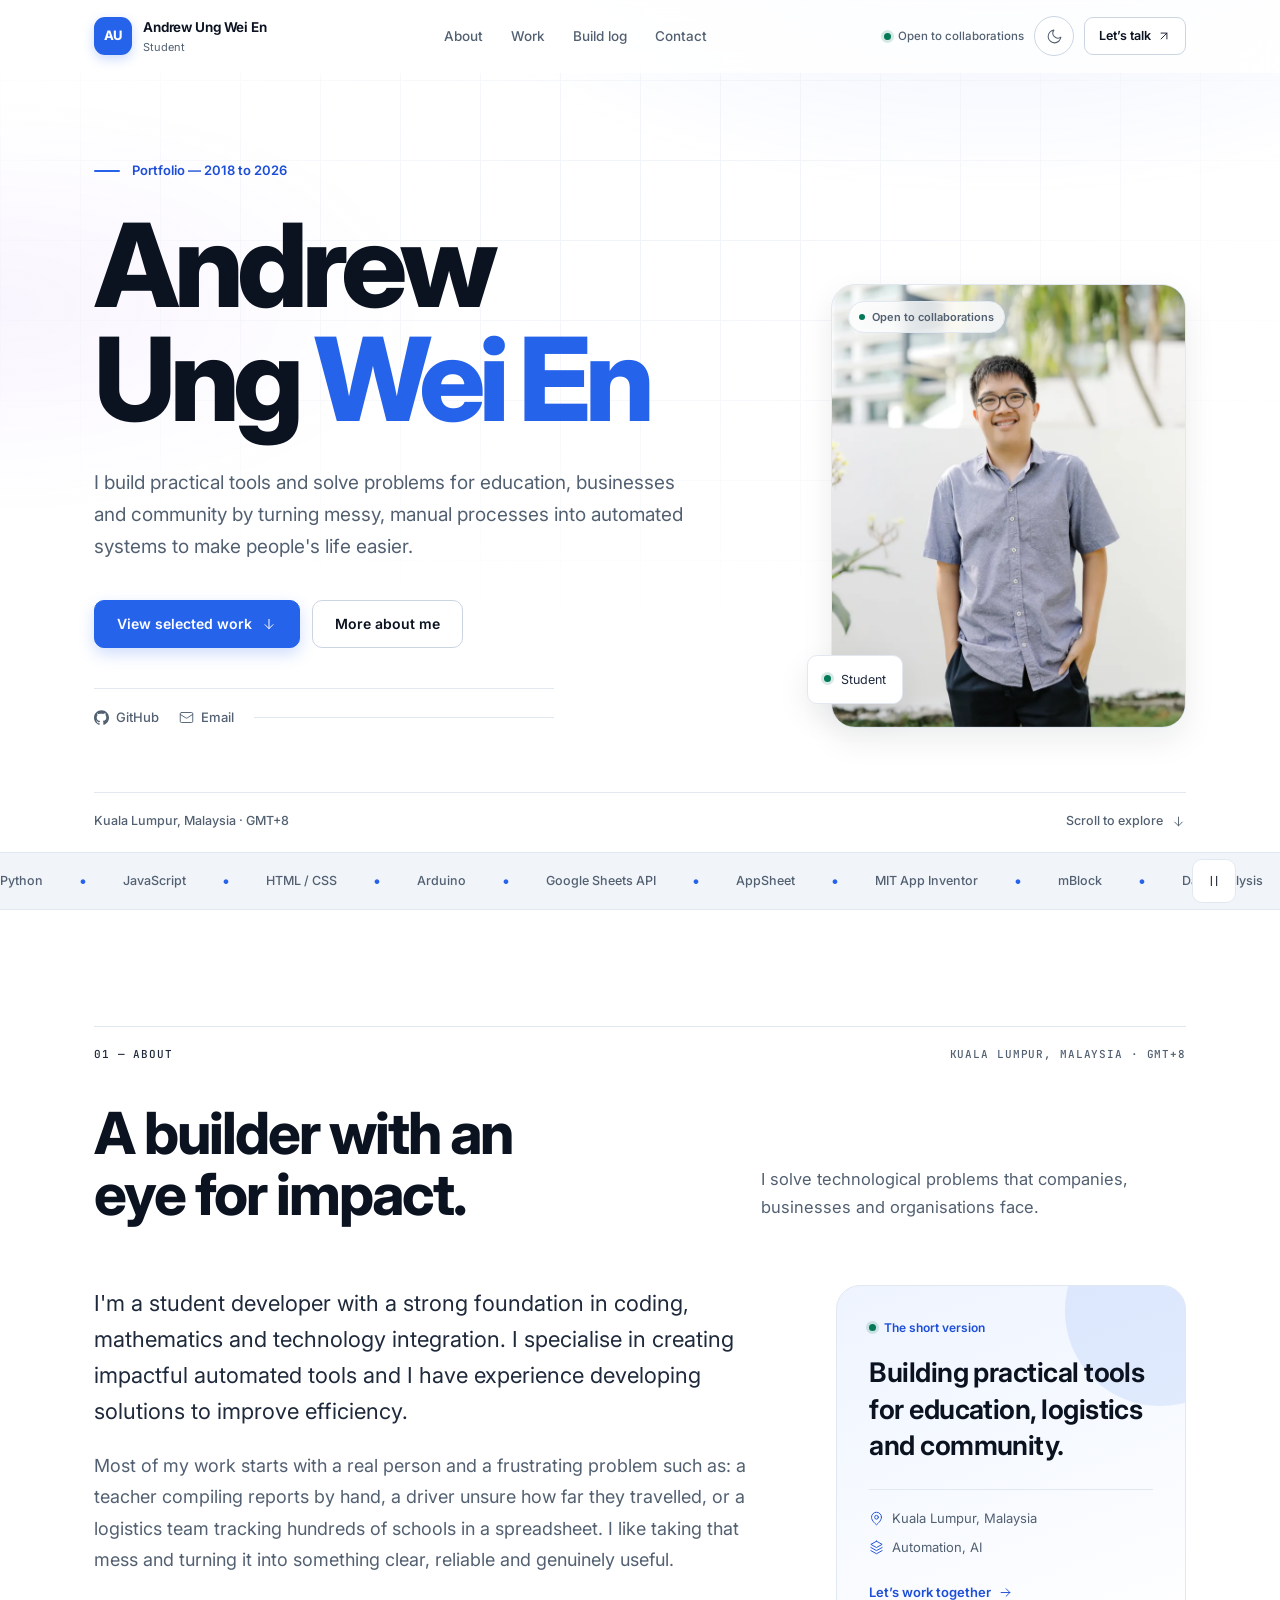
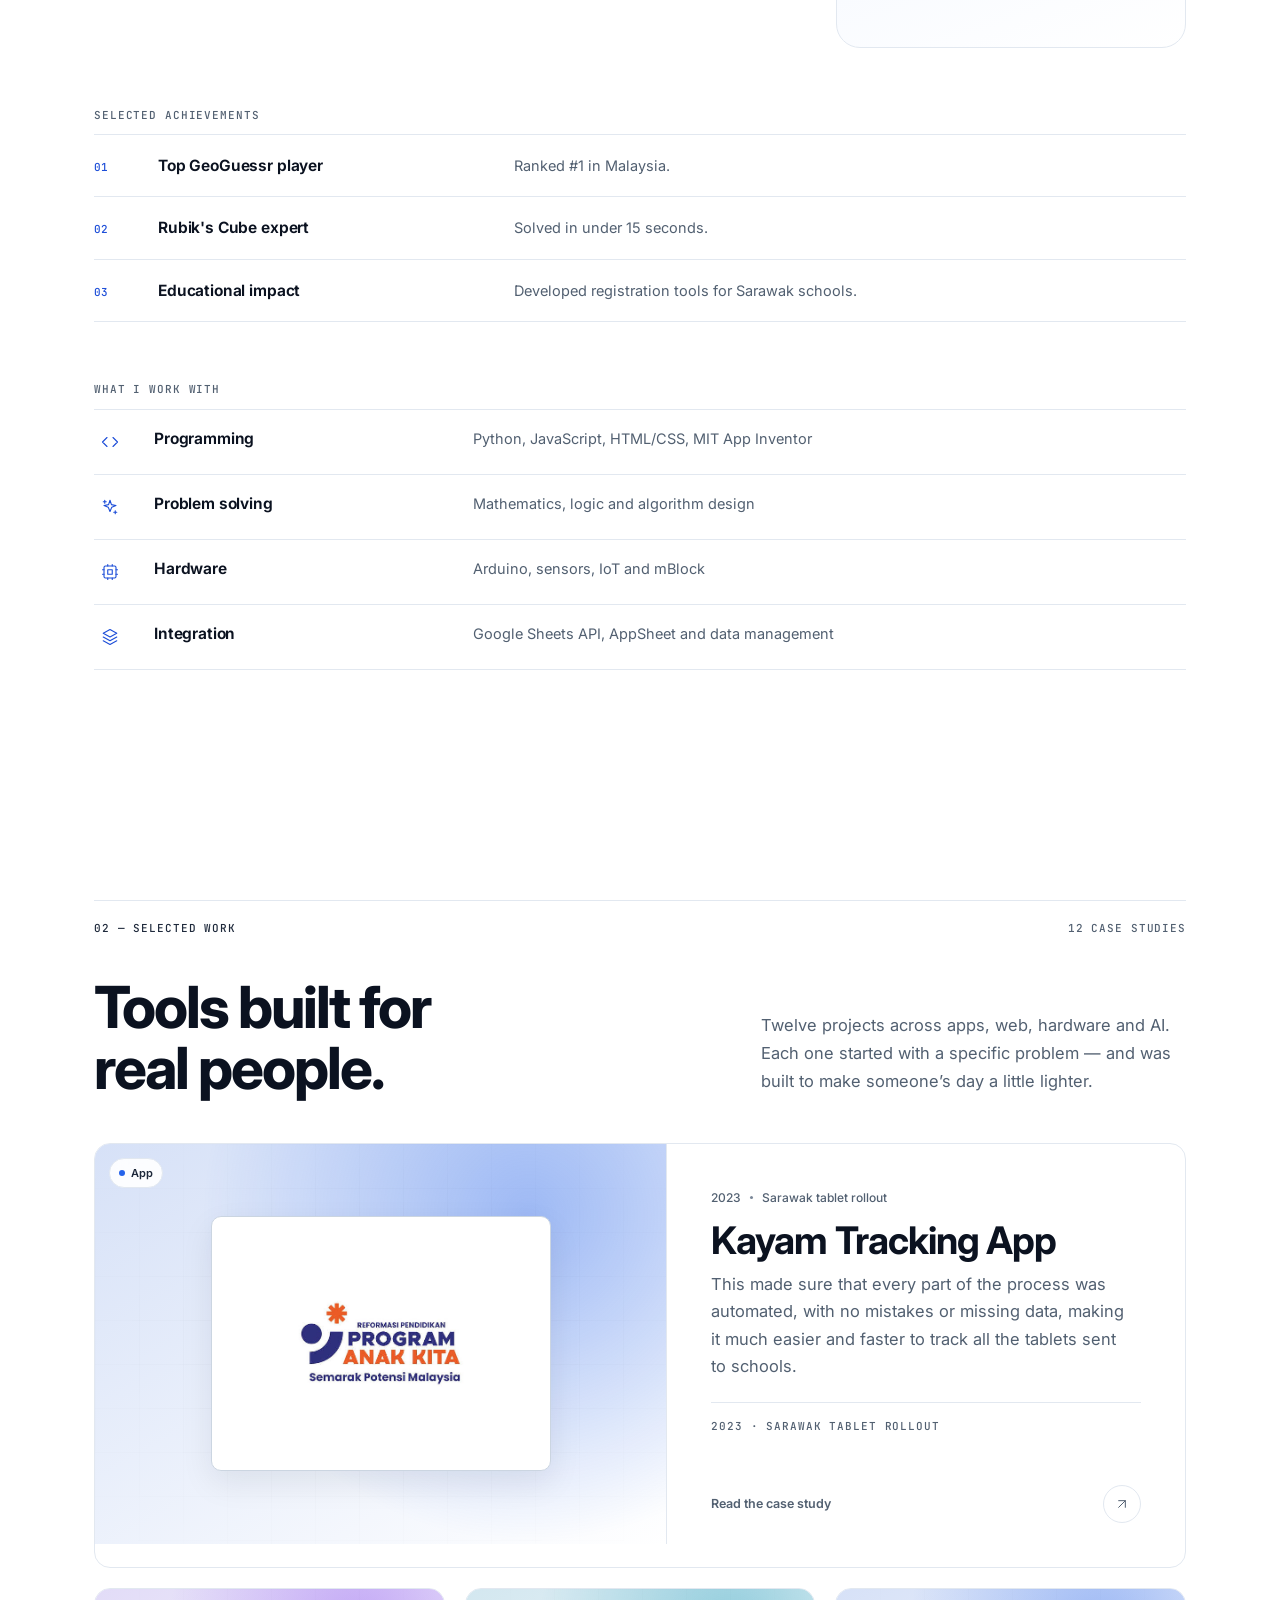
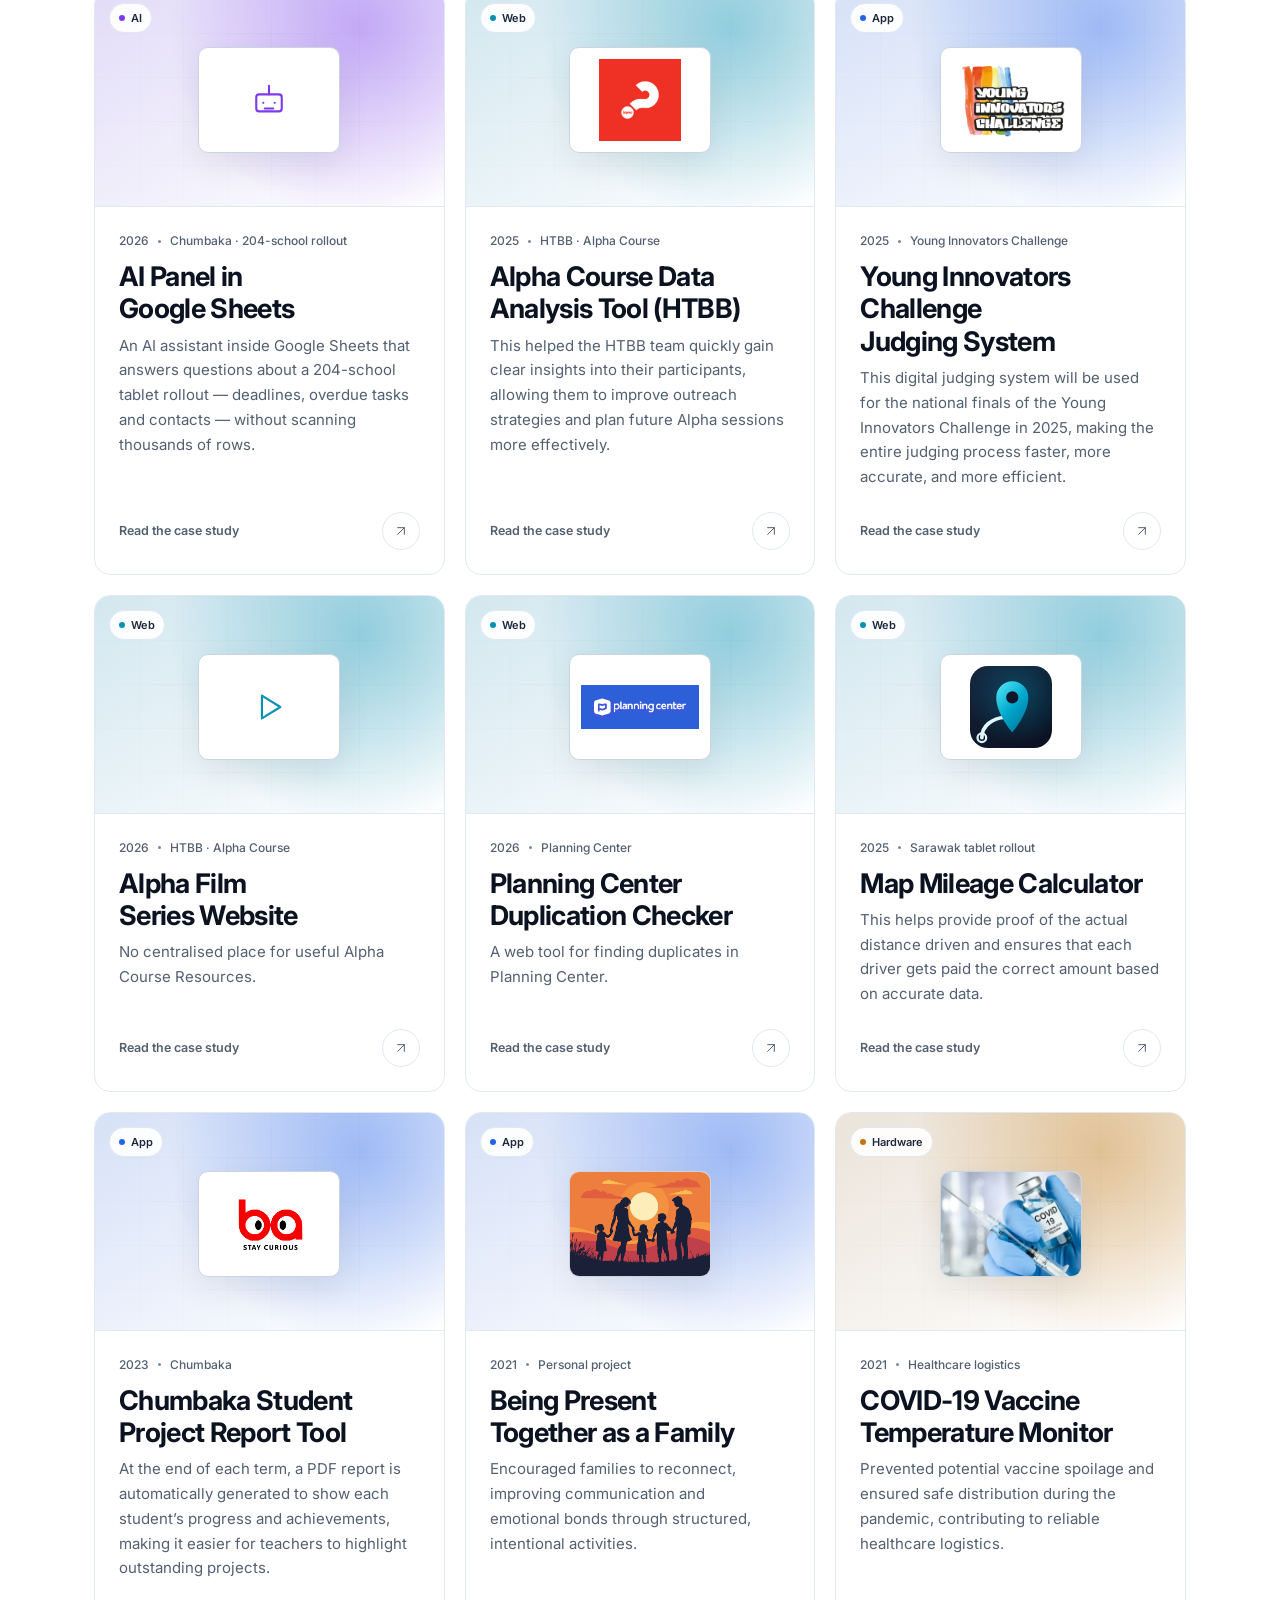
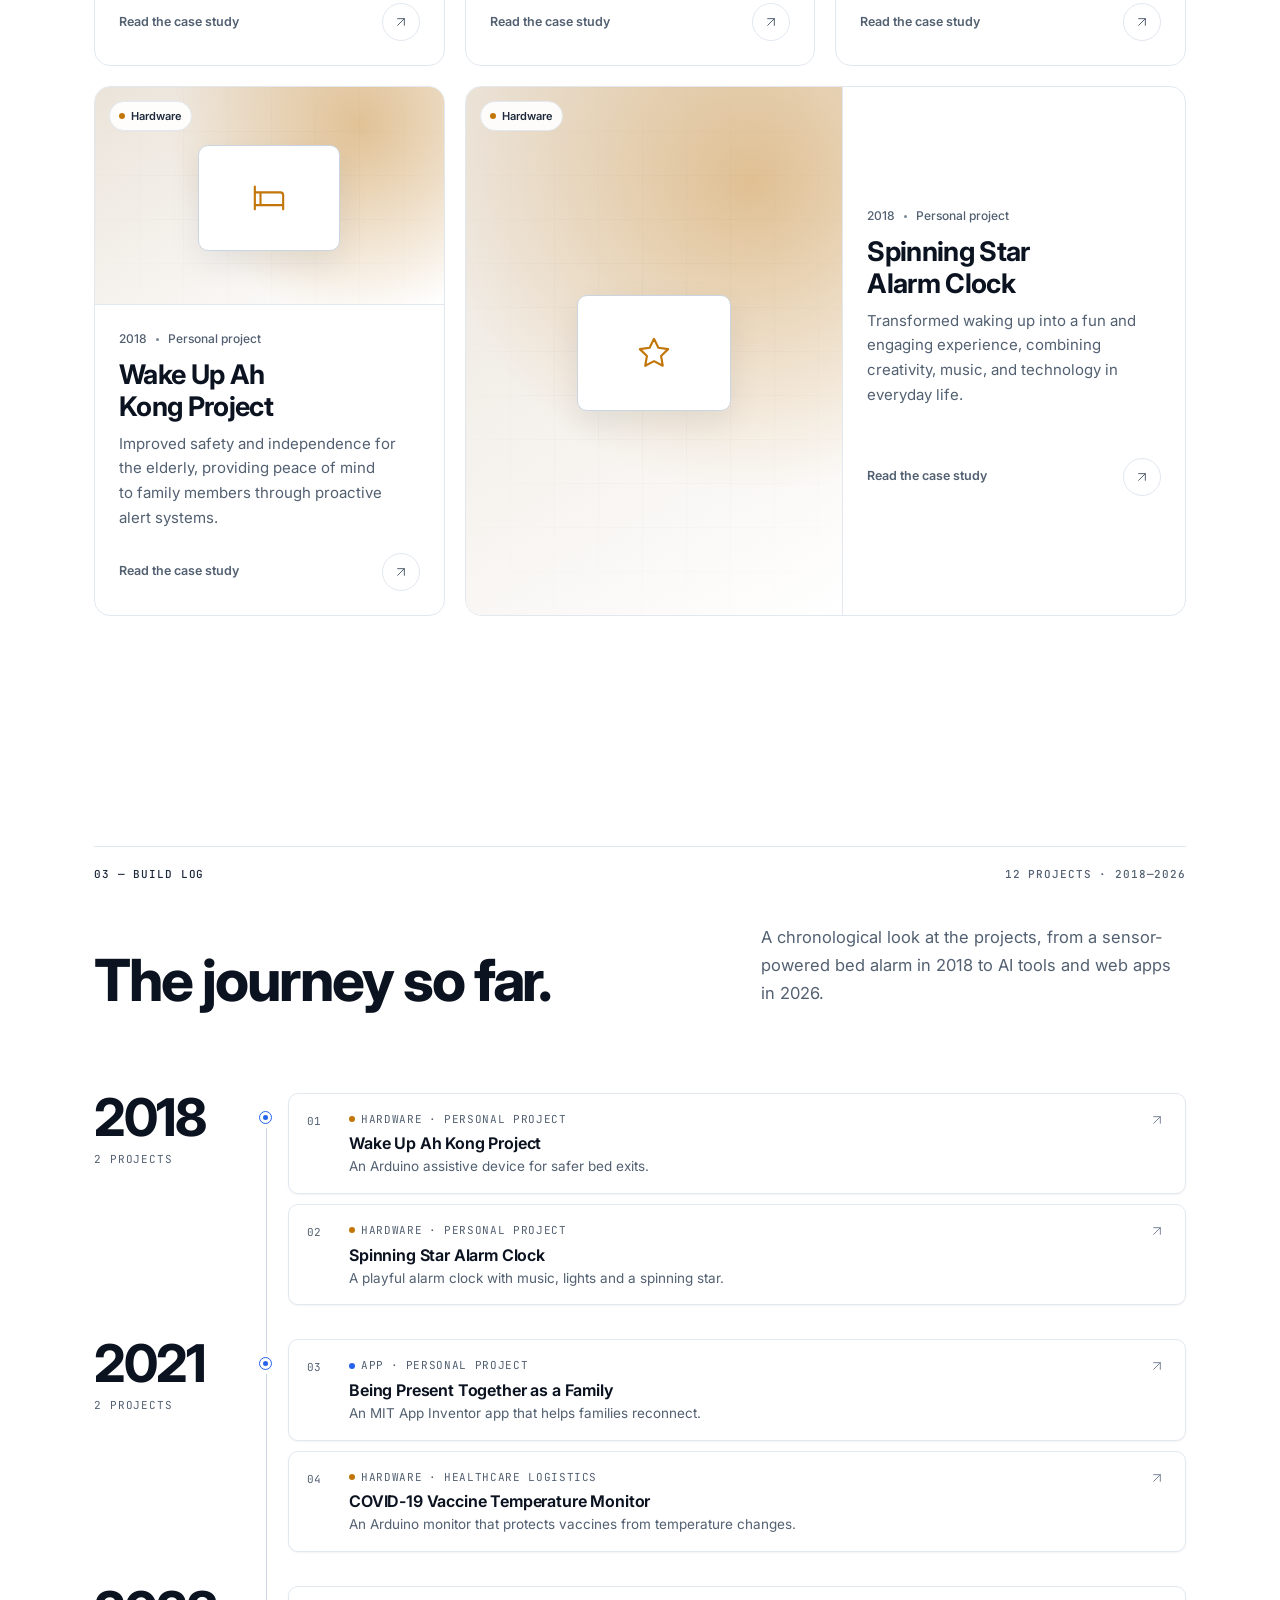
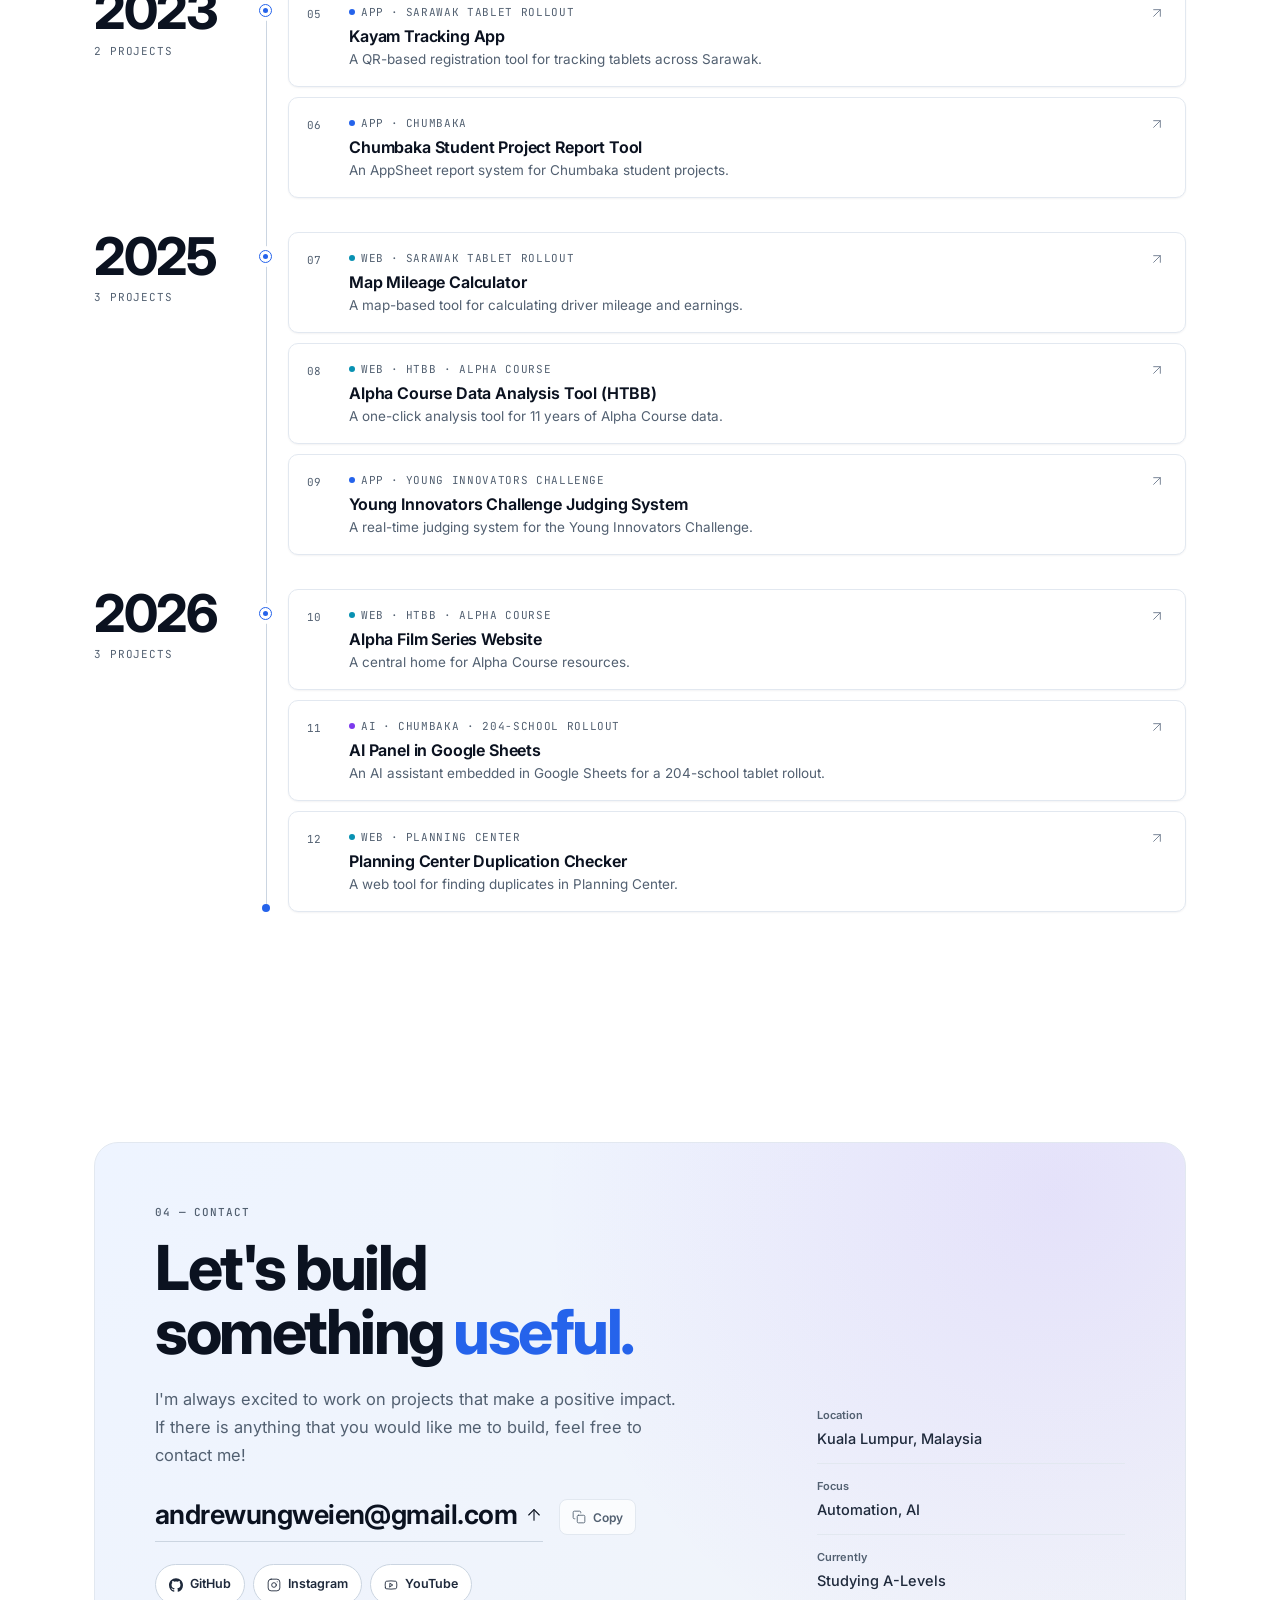
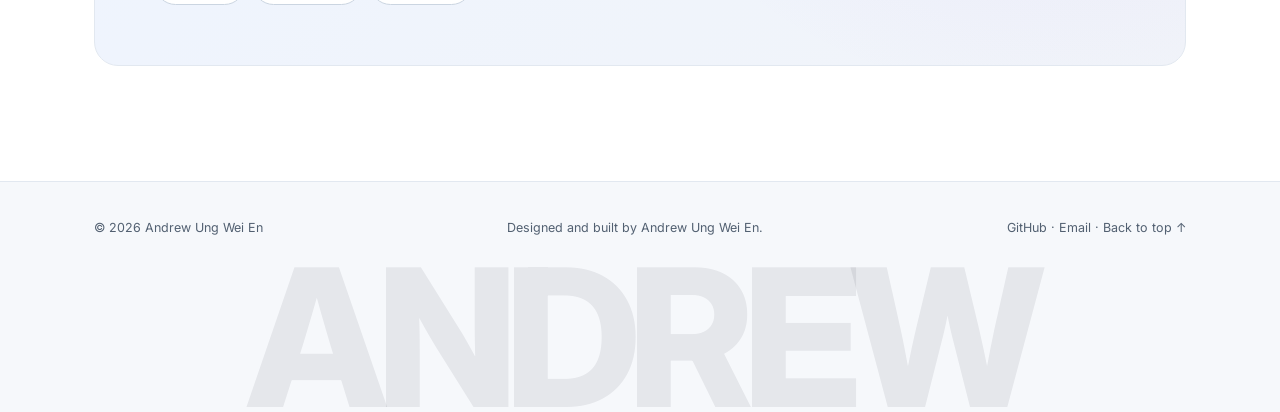
<file: index.html>
<!DOCTYPE html>
<html lang="en" data-theme="light">
<head>
  <meta charset="UTF-8">
  <meta name="viewport" content="width=device-width, initial-scale=1.0">
  <meta name="theme-color" content="#ffffff">
  <meta name="color-scheme" content="light dark">
  <meta name="description" content="Andrew Ung Wei En — student developer and innovation enthusiast building practical tools for education, logistics, hardware and AI.">
  <meta property="og:title" content="Andrew Ung Wei En — Student Developer & Innovation Enthusiast">
  <meta property="og:description" content="Practical tools for education, logistics, hardware and AI.">
  <meta property="og:type" content="website">
  <meta property="og:url" content="https://andrewung2009.github.io/portfolio/">
  <meta property="og:image" content="https://andrewung2009.github.io/portfolio/assets/images/og-card.jpg">
  <meta property="og:image:width" content="1200">
  <meta property="og:image:height" content="630">
  <meta property="og:image:alt" content="Portrait of Andrew Ung Wei En">
  <meta name="twitter:card" content="summary_large_image">
  <meta name="twitter:image" content="https://andrewung2009.github.io/portfolio/assets/images/og-card.jpg">
  <title>Andrew Ung Wei En — Portfolio</title>
  <link rel="canonical" href="https://andrewung2009.github.io/portfolio/">
  <link rel="icon" type="image/svg+xml" href="favicon.svg">
  <link rel="preconnect" href="https://fonts.googleapis.com">
  <link rel="preconnect" href="https://fonts.gstatic.com" crossorigin>
  <link href="https://fonts.googleapis.com/css2?family=Inter:wght@400;500;600;700;800&family=JetBrains+Mono:wght@400;500&display=swap" rel="stylesheet">
  <link rel="stylesheet" href="css/style.css?v=42">
  <script>
    (function () {
      document.documentElement.classList.add('js');
      var theme = null;
      try {
        theme = localStorage.getItem('theme');
      } catch (err) { /* storage unavailable */ }
      if (theme !== 'dark' && theme !== 'light') {
        theme = window.matchMedia && window.matchMedia('(prefers-color-scheme: dark)').matches ? 'dark' : 'light';
      }
      document.documentElement.setAttribute('data-theme', theme);
    })();
  </script>
</head>
<body>
  <a class="skip-link" href="#main">Skip to content</a>
  <header id="siteHeader"></header>
  <main id="main" tabindex="-1">
    <div class="initial-loader" role="status" aria-live="polite">
      <span class="status-dot"></span>
      Loading portfolio…
    </div>
  </main>
  <div id="siteFooter"></div>
  <div class="toast" id="toast" role="status" aria-live="polite"></div>
  <noscript>
    <div class="load-error">
      <div class="container">
        <h1>JavaScript is required</h1>
        <p>This portfolio builds its pages from <code>data/portfolio.json</code>. Please enable JavaScript to view it.</p>
      </div>
    </div>
  </noscript>
  <script src="js/ui.js?v=42"></script>
  <script src="js/app.js?v=42"></script>
</body>
</html>
</file>
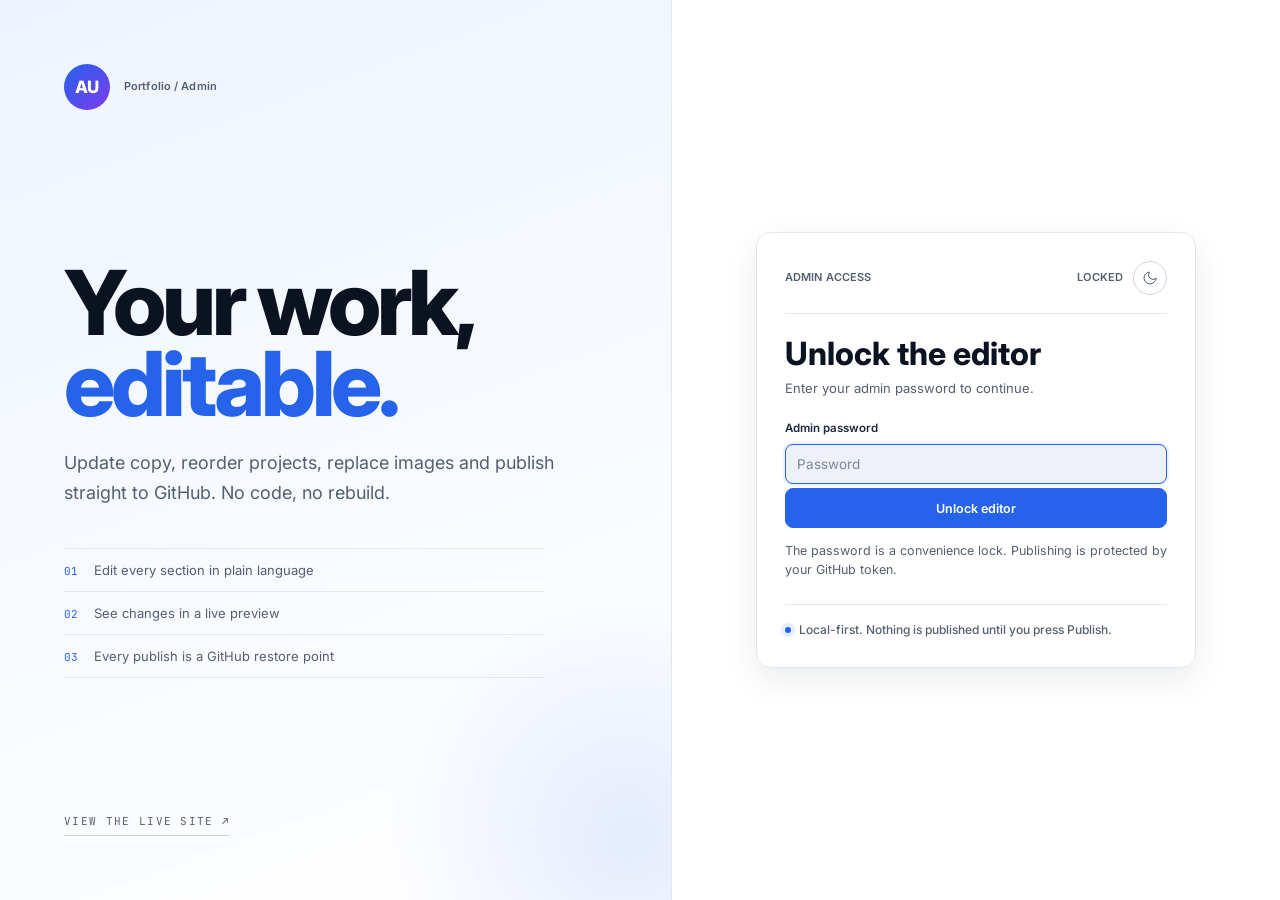
<file: admin.html>
<!DOCTYPE html>
<html lang="en" data-theme="light">
<head>
  <meta charset="UTF-8">
  <meta name="viewport" content="width=device-width, initial-scale=1.0">
  <meta name="robots" content="noindex, nofollow">
  <meta name="theme-color" content="#ffffff">
  <meta name="color-scheme" content="light dark">
  <title>Portfolio Admin — Andrew Ung Wei En</title>
  <link rel="icon" type="image/svg+xml" href="favicon.svg">
  <link rel="preconnect" href="https://fonts.googleapis.com">
  <link rel="preconnect" href="https://fonts.gstatic.com" crossorigin>
  <link href="https://fonts.googleapis.com/css2?family=Inter:wght@400;500;600;700;800&family=JetBrains+Mono:wght@400;500&display=swap" rel="stylesheet">
  <link rel="stylesheet" href="css/admin.css?v=42">
  <script>
    (function () {
      document.documentElement.classList.add('js');
      var theme = null;
      try {
        theme = localStorage.getItem('theme');
      } catch (err) { /* storage unavailable */ }
      if (theme !== 'dark' && theme !== 'light') {
        theme = window.matchMedia && window.matchMedia('(prefers-color-scheme: dark)').matches ? 'dark' : 'light';
      }
      document.documentElement.setAttribute('data-theme', theme);
    })();
  </script>
</head>
<body class="admin-body">
  <!-- ============ LOGIN ============ -->
  <div class="login-screen" id="loginScreen">
    <section class="login-brand">
      <div class="login-brand-top">
        <span class="login-mark">AU</span>
        <span class="mono-label">Portfolio / Admin</span>
      </div>
      <div class="login-brand-copy">
        <h1>Your work,<br><em>editable.</em></h1>
        <p class="login-lede">Update copy, reorder projects, replace images and publish straight to GitHub. No code, no rebuild.</p>
        <ul class="login-points">
          <li><span>01</span> Edit every section in plain language</li>
          <li><span>02</span> See changes in a live preview</li>
          <li><span>03</span> Every publish is a GitHub restore point</li>
        </ul>
      </div>
      <a class="login-site-link" id="loginSiteLink" href="https://andrewung2009.github.io/portfolio/" target="_blank" rel="noopener">
        View the live site <span aria-hidden="true">↗</span>
      </a>
    </section>

    <section class="login-panel">
      <div class="login-card">
        <div class="login-card-top">
          <span class="mono-label">ADMIN ACCESS</span>
          <span class="login-card-top-right">
            <span class="mono-label" id="loginState">LOCKED</span>
            <button class="theme-toggle theme-toggle--small" type="button" data-admin-theme-toggle aria-label="Switch to dark mode"></button>
          </span>
        </div>

        <div id="stepPassword">
          <h2>Unlock the editor</h2>
          <p class="login-sub">Enter your admin password to continue.</p>
          <label class="field">
            <span>Admin password</span>
            <input class="input" type="password" id="passwordInput" placeholder="Password" autocomplete="current-password">
          </label>
          <div class="form-error" id="passwordError" hidden></div>
          <button class="btn btn--primary btn--wide" id="passwordBtn" type="button">Unlock editor</button>
          <p class="login-note">The password is a convenience lock. Publishing is protected by your GitHub token.</p>
        </div>

        <div id="stepToken" hidden>
          <h2>Connect to GitHub</h2>
          <p class="login-sub">Paste a fine-grained personal access token for <strong>andrewung2009/portfolio</strong>.</p>
          <label class="field">
            <span>GitHub token</span>
            <input class="input" type="password" id="tokenInput" placeholder="github_pat_…" autocomplete="off" spellcheck="false">
          </label>
          <div class="form-error" id="tokenError" hidden></div>
          <button class="btn btn--primary btn--wide" id="tokenBtn" type="button">Connect &amp; open editor</button>
          <button class="btn btn--ghost btn--wide" id="localModeBtn" type="button">Edit locally without publishing</button>
          <button class="link-btn" id="backToPasswordBtn" type="button">Back to password</button>

          <details class="help-box">
            <summary>How do I create a token? (one-time setup)</summary>
            <ol>
              <li>Open <a href="https://github.com/settings/personal-access-tokens/new" target="_blank" rel="noopener">github.com/settings/personal-access-tokens/new</a>.</li>
              <li>Name it <em>Portfolio Admin</em> and choose an expiry.</li>
              <li>Repository access: <em>Only select repositories</em> → <em>portfolio</em>.</li>
              <li>Permissions → Repository permissions → <em>Contents: Read and write</em>.</li>
              <li>Generate the token, copy it, and paste it above.</li>
            </ol>
            <p>The token is stored in this browser only. Revoke it any time on GitHub.</p>
          </details>
        </div>

        <div class="login-card-foot">
          <span class="status-dot"></span>
          <span>Local-first. Nothing is published until you press Publish.</span>
        </div>
      </div>
    </section>
  </div>

  <!-- ============ EDITOR ============ -->
  <div class="editor-shell" id="editorScreen" hidden>
    <aside class="sidebar">
      <div class="sidebar-brand">
        <span class="sidebar-mark">AU</span>
        <span class="sidebar-brand-text">
          <strong>Portfolio Admin</strong>
          <span>content studio</span>
        </span>
      </div>

      <div class="sidebar-source">
        <span class="source-badge" id="sourceBadge">connecting</span>
        <span class="source-user" id="sourceUser"></span>
      </div>

      <nav class="side-nav" aria-label="Editor sections">
        <button class="side-link is-active" type="button" data-view="site"><span>01</span> Site &amp; hero</button>
        <button class="side-link" type="button" data-view="about"><span>02</span> About</button>
        <button class="side-link" type="button" data-view="projects"><span>03</span> Projects</button>
        <button class="side-link" type="button" data-view="contact"><span>04</span> Contact</button>
        <button class="side-link" type="button" data-view="health"><span>05</span> Content checks <em id="healthCount">0</em></button>
      </nav>

      <div class="sidebar-bottom">
        <div class="draft-status"><span class="status-dot"></span><span id="draftStatus">No local draft</span></div>
        <a class="side-action" id="viewSiteLink" href="#" target="_blank" rel="noopener">View site <span aria-hidden="true">↗</span></a>
        <button class="side-action" id="changeTokenBtn" type="button">Change token</button>
        <button class="side-action side-action--danger" id="signOutBtn" type="button">Sign out</button>
      </div>
    </aside>

    <div class="admin-main">
      <header class="topbar">
        <div class="topbar-title">
          <p class="mono-label" id="viewEyebrow">SECTION 01</p>
          <h1 id="viewTitle">Site &amp; hero</h1>
        </div>
        <div class="topbar-actions">
          <span class="dirty-badge" id="dirtyBadge" hidden>Unsaved changes</span>
          <button class="theme-toggle theme-toggle--small" type="button" data-admin-theme-toggle aria-label="Switch to dark mode"></button>
          <button class="btn btn--ghost btn--small" id="previewBtn" type="button" aria-pressed="false" aria-label="Preview">
            <span class="btn-icon" data-icon="eye"></span><span class="btn-label">Preview</span>
          </button>
          <button class="btn btn--ghost btn--small" id="backupBtn" type="button" aria-label="Download backup">
            <span class="btn-icon" data-icon="download"></span><span class="btn-label">Backup</span>
          </button>
          <button class="btn btn--primary btn--small" id="publishBtn" type="button" aria-label="Publish to GitHub">
            <span class="btn-icon" data-icon="cloud"></span><span class="btn-label">Publish</span>
          </button>
        </div>
      </header>

      <div class="save-status" id="saveStatus" hidden></div>
      <div class="alert-box" id="validationBox" hidden></div>

      <div class="editor-area" id="editorArea">
        <div class="editor-body" id="editorBody"></div>
        <aside class="preview-pane" id="previewPane" hidden>
          <div class="preview-head">
            <span class="mono-label">LIVE PREVIEW</span>
            <div class="preview-actions">
              <button class="icon-btn" id="previewRefresh" type="button" aria-label="Refresh preview" title="Refresh preview"><span data-icon="refresh"></span></button>
              <button class="icon-btn" id="previewClose" type="button" aria-label="Close preview" title="Close preview"><span data-icon="close"></span></button>
            </div>
          </div>
          <iframe id="previewFrame" title="Live preview of the portfolio"></iframe>
        </aside>
      </div>
    </div>
  </div>

  <div class="toast-box" id="toastBox" role="status" aria-live="polite"></div>
  <div id="modalRoot"></div>
  <input type="file" id="importFile" accept="application/json" hidden>

  <script src="js/ui.js?v=42"></script>
  <script src="js/admin-config.js?v=42"></script>
  <script src="js/admin.js?v=42"></script>
</body>
</html>
</file>
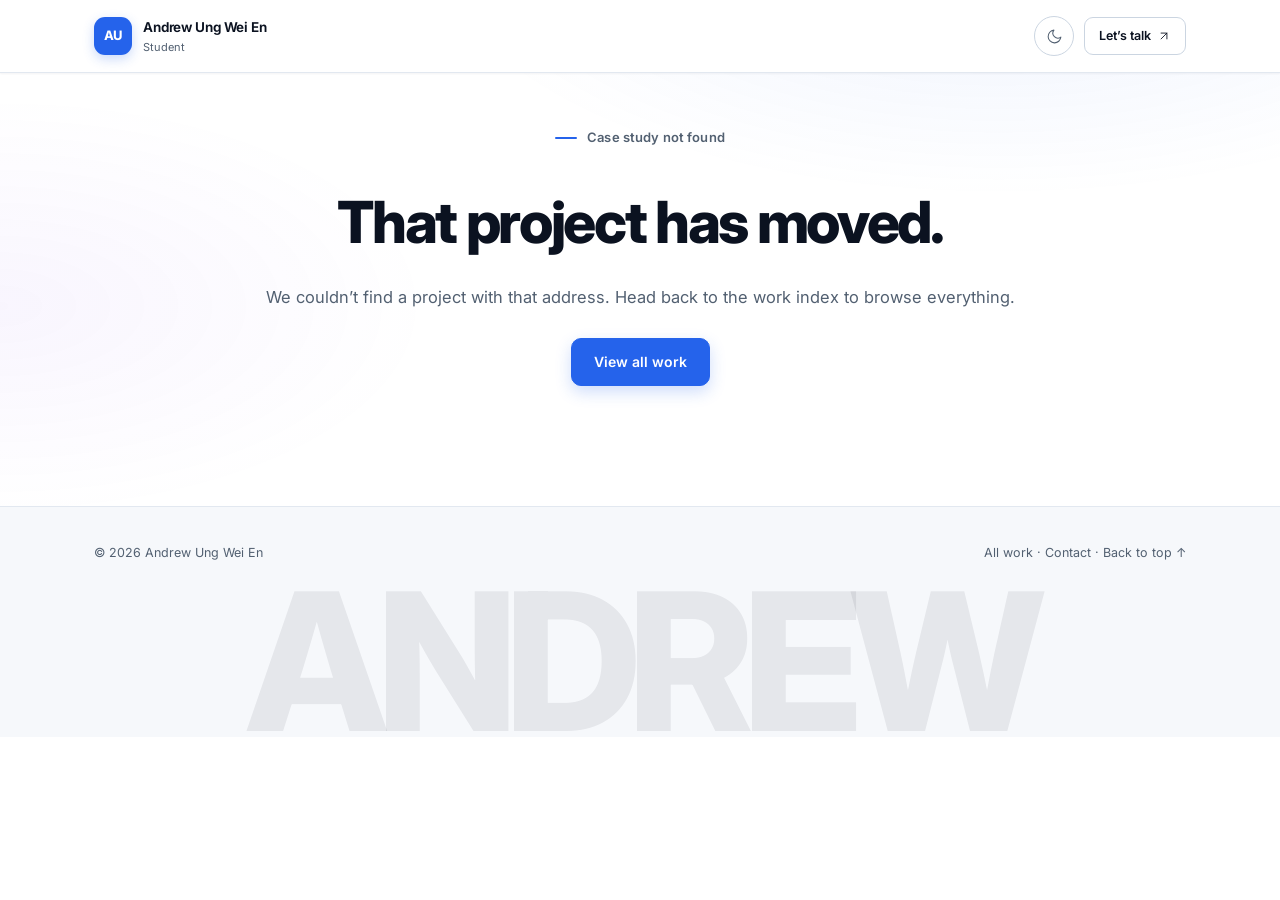
<file: project.html>
<!DOCTYPE html>
<html lang="en" data-theme="light">
<head>
  <meta charset="UTF-8">
  <meta name="viewport" content="width=device-width, initial-scale=1.0">
  <meta name="theme-color" content="#ffffff">
  <meta name="color-scheme" content="light dark">
  <meta name="description" content="Case study — Andrew Ung Wei En.">
  <title>Case study — Andrew Ung Wei En</title>
  <link rel="icon" type="image/svg+xml" href="favicon.svg">
  <meta property="og:image" content="https://andrewung2009.github.io/portfolio/assets/images/og-card.jpg">
  <meta property="og:image:width" content="1200">
  <meta property="og:image:height" content="630">
  <meta property="og:image:alt" content="Portrait of Andrew Ung Wei En">
  <meta name="twitter:card" content="summary_large_image">
  <meta name="twitter:image" content="https://andrewung2009.github.io/portfolio/assets/images/og-card.jpg">
  <link rel="preconnect" href="https://fonts.googleapis.com">
  <link rel="preconnect" href="https://fonts.gstatic.com" crossorigin>
  <link href="https://fonts.googleapis.com/css2?family=Inter:wght@400;500;600;700;800&family=JetBrains+Mono:wght@400;500&display=swap" rel="stylesheet">
  <link rel="stylesheet" href="css/style.css?v=42">
  <script>
    (function () {
      document.documentElement.classList.add('js');
      var theme = null;
      try {
        theme = localStorage.getItem('theme');
      } catch (err) { /* storage unavailable */ }
      if (theme !== 'dark' && theme !== 'light') {
        theme = window.matchMedia && window.matchMedia('(prefers-color-scheme: dark)').matches ? 'dark' : 'light';
      }
      document.documentElement.setAttribute('data-theme', theme);
    })();
  </script>
</head>
<body id="top">
  <a class="skip-link" href="#main">Skip to content</a>
  <header id="siteHeader"></header>
  <main id="main" tabindex="-1">
    <div class="initial-loader" role="status" aria-live="polite">
      <span class="status-dot"></span>
      Loading case study…
    </div>
  </main>
  <div id="siteFooter"></div>
  <noscript>
    <div class="load-error">
      <div class="container">
        <h1>JavaScript is required</h1>
        <p>This case study is built from <code>data/portfolio.json</code>. Please enable JavaScript to view it.</p>
      </div>
    </div>
  </noscript>
  <script src="js/ui.js?v=42"></script>
  <script src="js/project.js?v=42"></script>
</body>
</html>
</file>
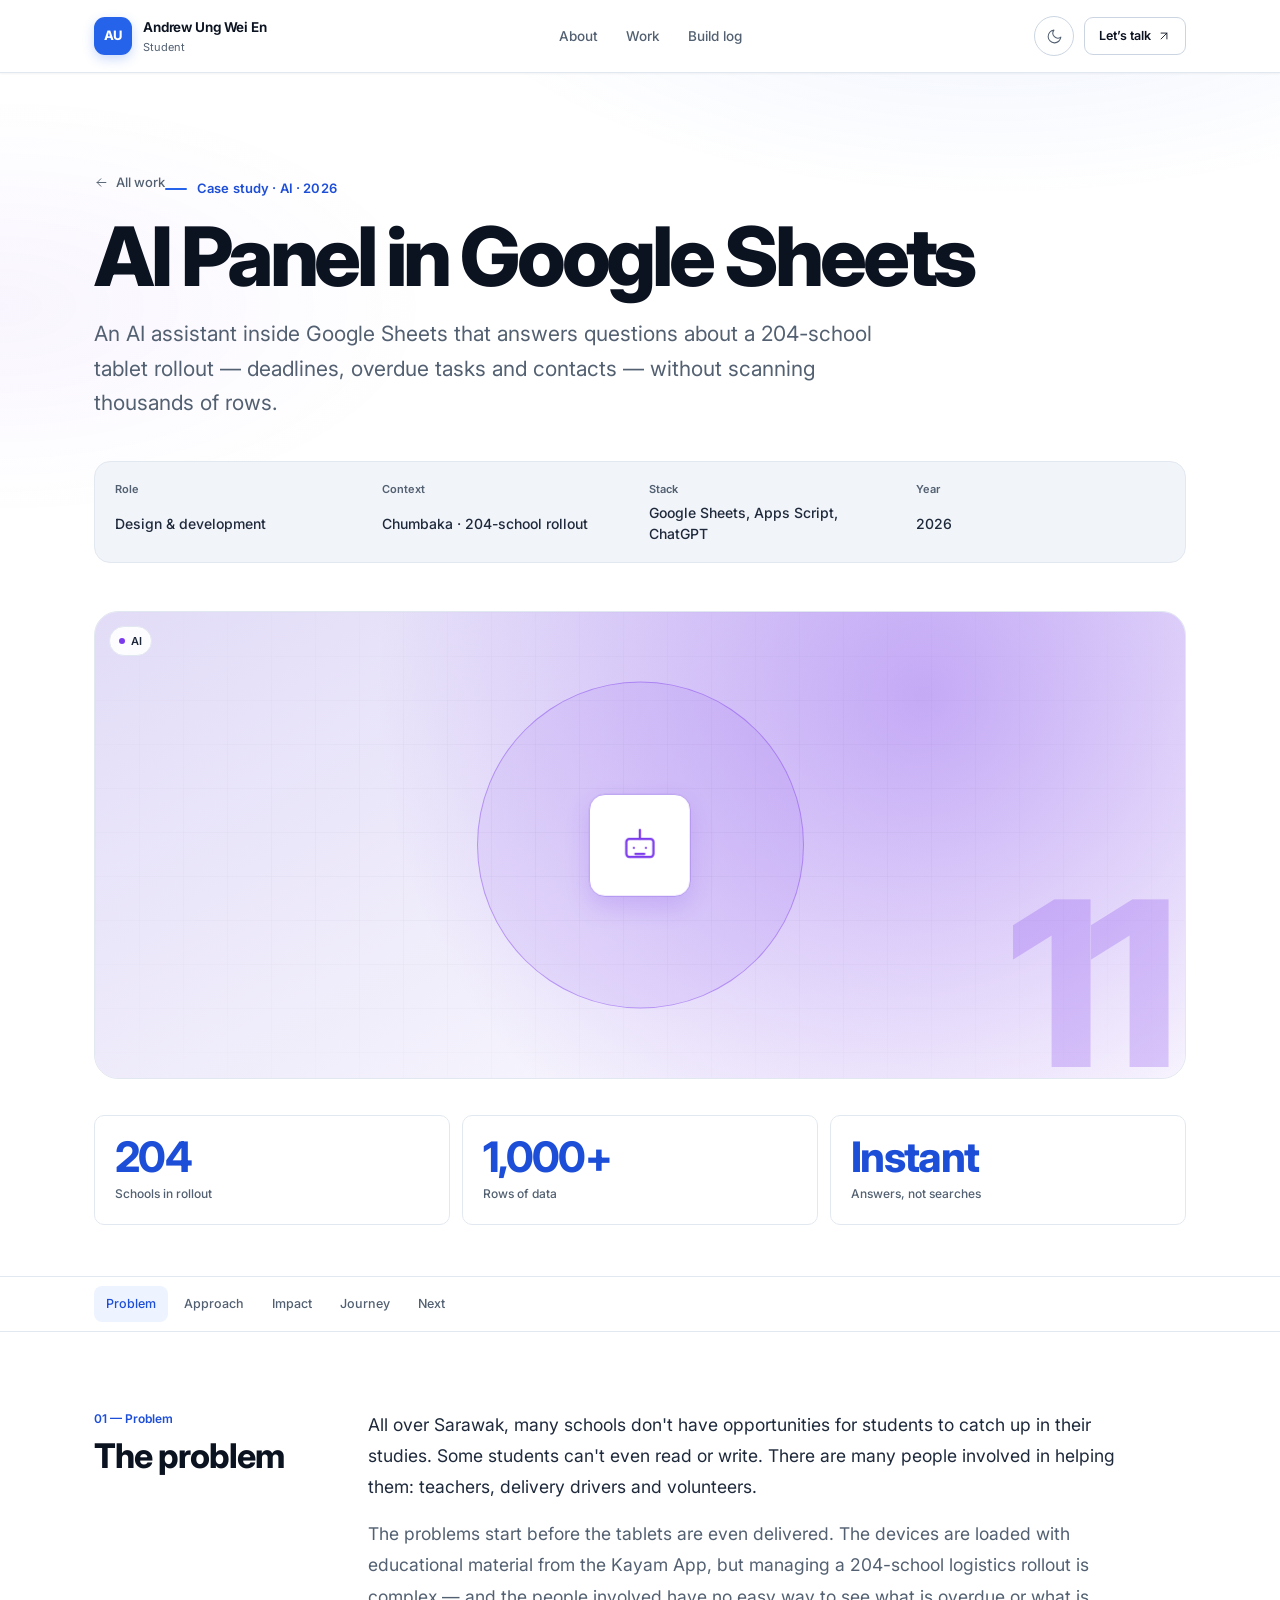
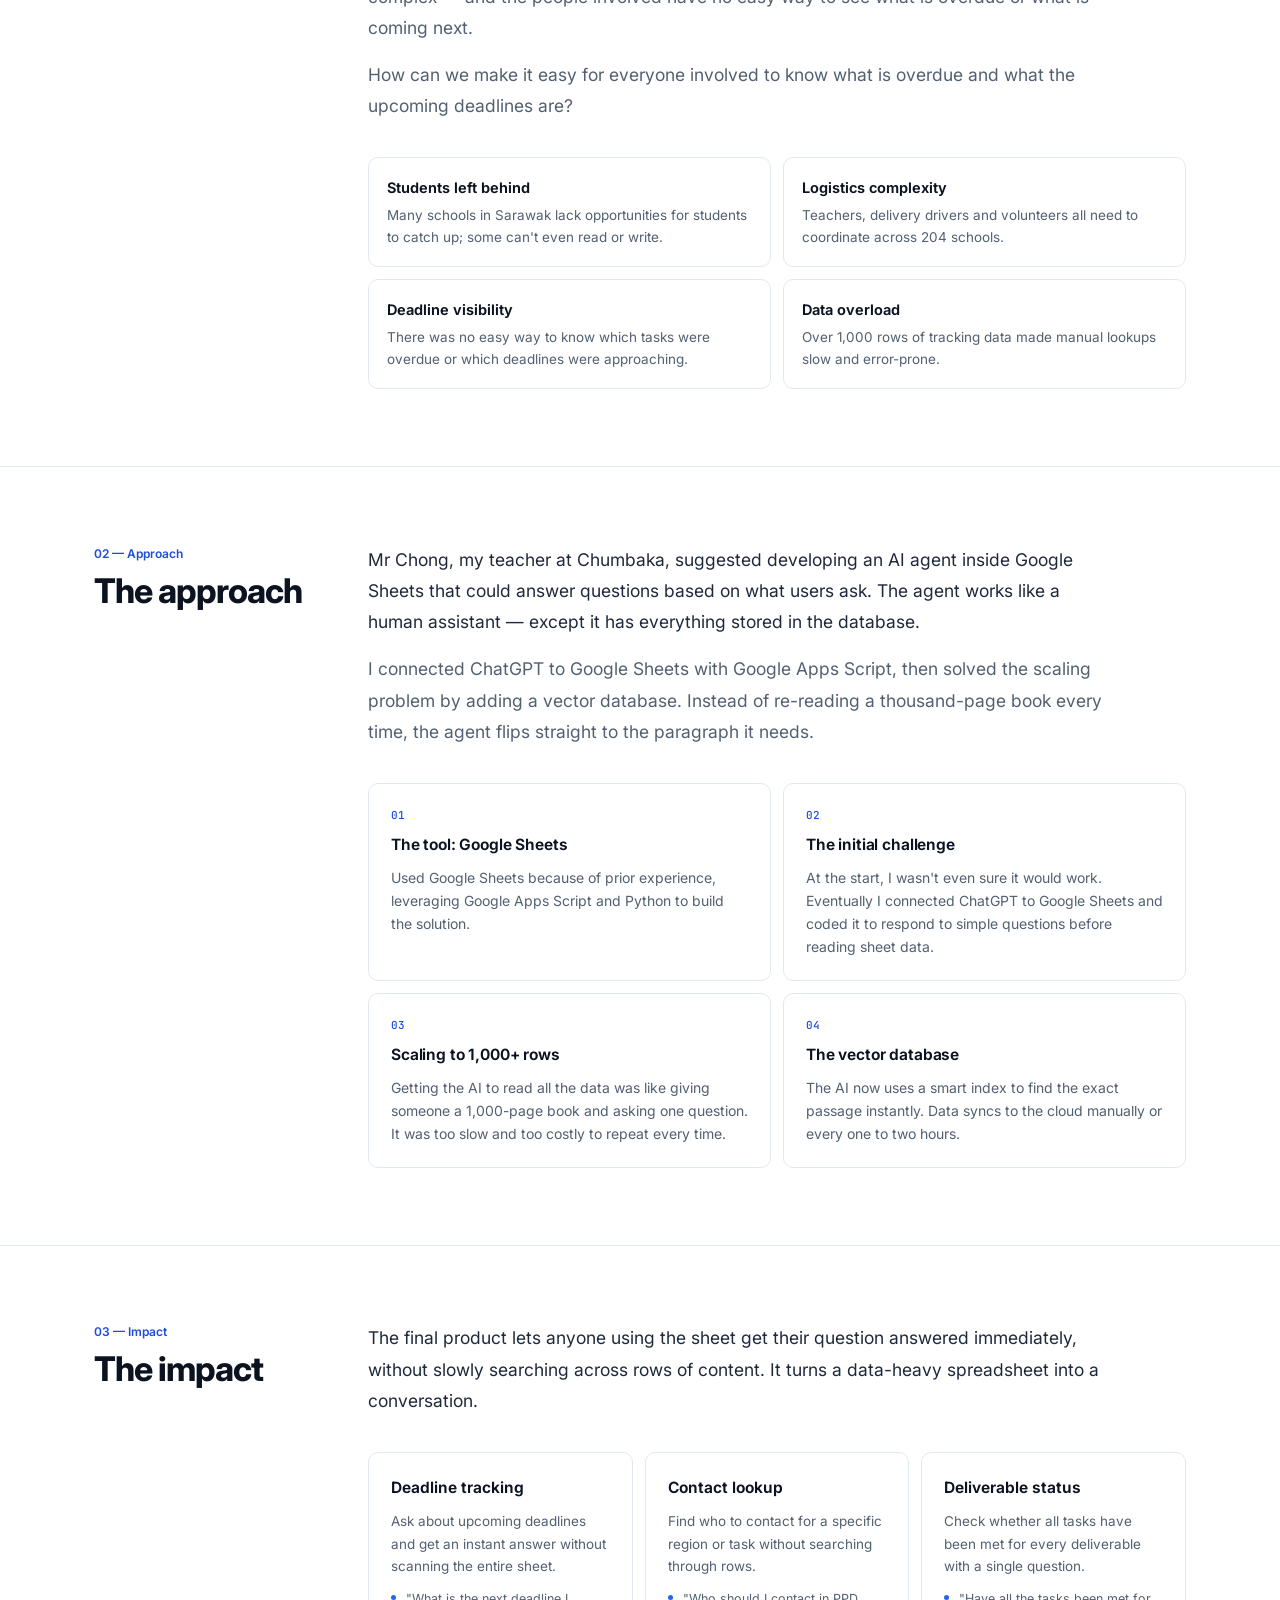
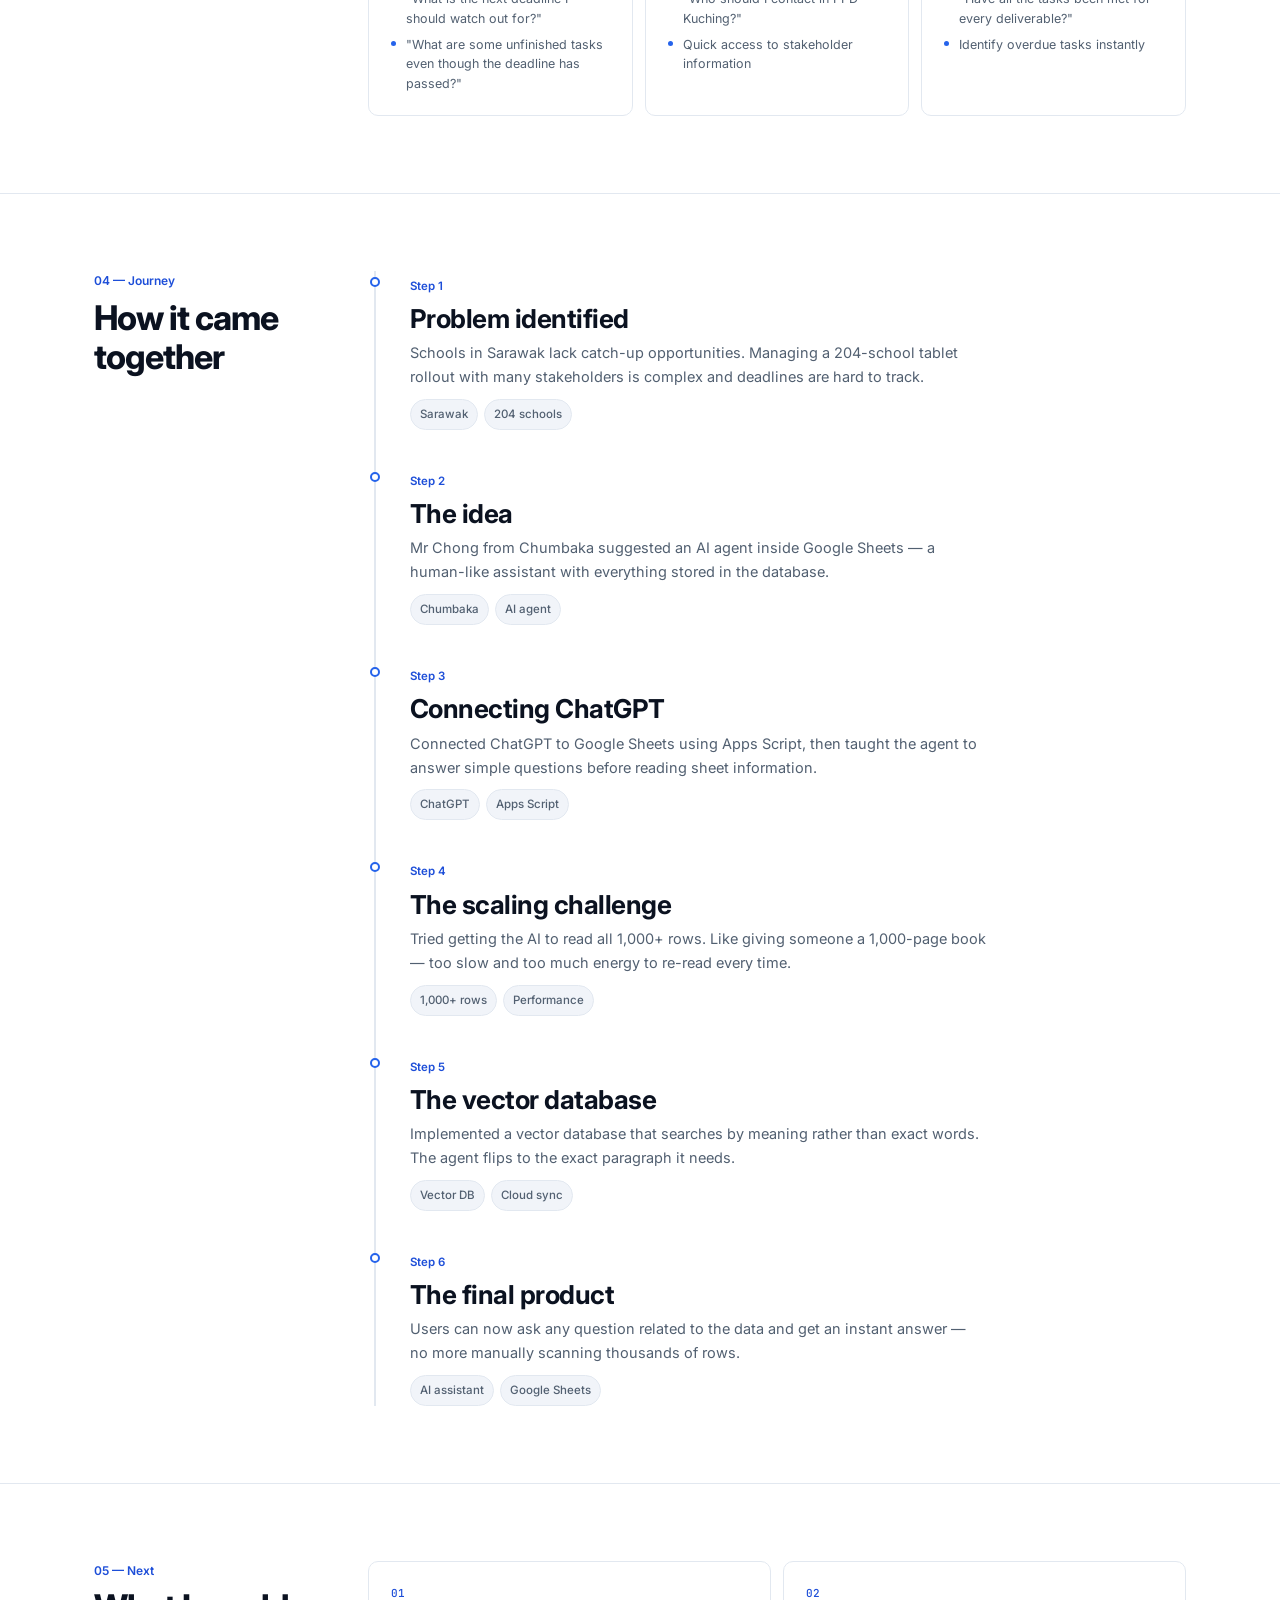
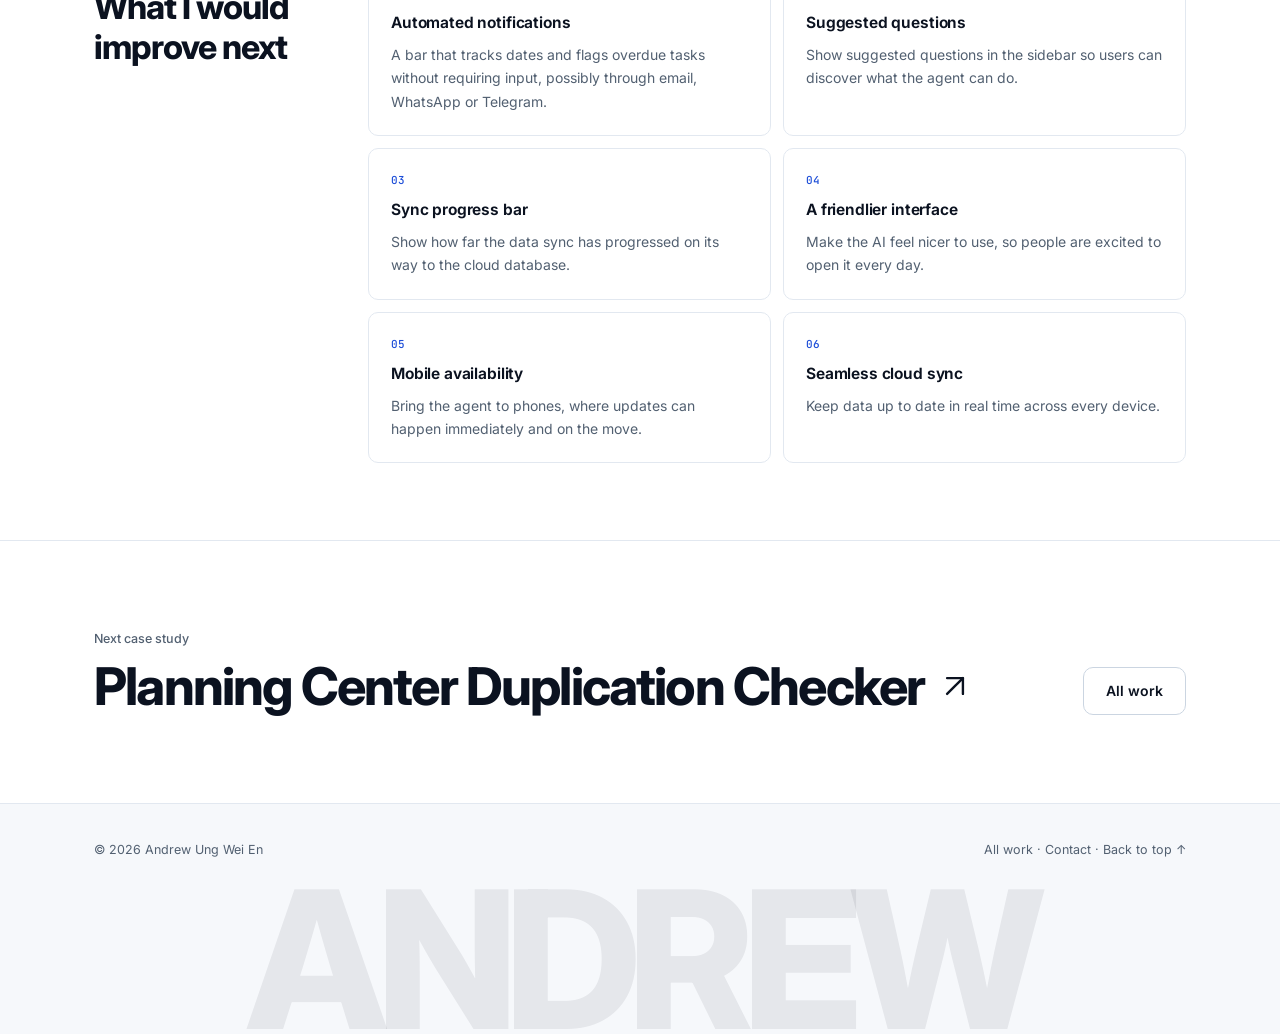
<file: taskaiagent.html>
<!DOCTYPE html>
<html lang="en">
<head>
  <meta charset="UTF-8">
  <meta name="viewport" content="width=device-width, initial-scale=1.0">
  <meta name="robots" content="noindex">
  <title>AI Panel in Google Sheets — Case study</title>
  <meta http-equiv="refresh" content="0; url=project.html?id=ai-panel-google-sheets">
  <link rel="canonical" href="project.html?id=ai-panel-google-sheets">
  <script>window.location.replace("project.html?id=ai-panel-google-sheets");</script>
</head>
<body>
  <p>This case study has moved to <a href="project.html?id=ai-panel-google-sheets">AI Panel in Google Sheets</a>.</p>
</body>
</html>
</file>
<file: css/style.css>
/* ============================================================
   Andrew Ung Wei En — portfolio
   Clean, high-contrast theme with light/dark toggle
   ============================================================ */

:root {
  color-scheme: light;

  --bg: #ffffff;
  --bg-subtle: #f6f8fb;
  --surface: #ffffff;
  --surface-2: #f1f4f9;
  --surface-3: #e8eef7;
  --text: #0b1220;
  --text-2: #1e293b;
  --muted: #526071;
  --muted-2: #7b8798;
  --paper: #ffffff;
  --line: #e2e8f0;
  --line-strong: #cbd5e1;
  --accent: #2563eb;
  --accent-hover: #1d4ed8;
  --accent-soft: #eef4ff;
  --accent-text: #1d4ed8;
  --on-accent: #ffffff;
  --app: #2563eb;
  --web: #0891b2;
  --hardware: #c2760a;
  --ai: #7c3aed;
  --success: #047857;
  --warning: #b45309;
  --danger: #b91c1c;

  --font-sans: "Inter", -apple-system, BlinkMacSystemFont, "Segoe UI", sans-serif;
  --font-mono: "JetBrains Mono", "SFMono-Regular", Consolas, monospace;

  --container: 1180px;
  --gutter: clamp(20px, 4vw, 44px);
  --section: clamp(72px, 9vw, 120px);
  --nav-h: 72px;
  --radius: 16px;
  --radius-sm: 10px;
  --radius-lg: 24px;

  --shadow-sm: 0 1px 2px rgba(15, 23, 42, 0.05);
  --shadow-md: 0 12px 32px rgba(15, 23, 42, 0.08);
  --shadow-lg: 0 24px 60px rgba(15, 23, 42, 0.12);

  --ease: cubic-bezier(0.22, 1, 0.36, 1);
}

[data-theme="dark"] {
  color-scheme: dark;

  --bg: #0b1120;
  --bg-subtle: #0f172a;
  --surface: #111c33;
  --surface-2: #16223b;
  --surface-3: #1d2b47;
  --text: #f8fafc;
  --text-2: #e2e8f0;
  --muted: #a9b4c7;
  --muted-2: #8090a8;
  --paper: #ffffff;
  --line: #24324d;
  --line-strong: #384a6e;
  --accent: #60a5fa;
  --accent-hover: #93c5fd;
  --accent-soft: rgba(96, 165, 250, 0.12);
  --accent-text: #93c5fd;
  --on-accent: #08111f;
  --app: #60a5fa;
  --web: #22d3ee;
  --hardware: #fbbf24;
  --ai: #a78bfa;
  --success: #34d399;
  --warning: #fbbf24;
  --danger: #f87171;

  --shadow-sm: 0 1px 2px rgba(0, 0, 0, 0.25);
  --shadow-md: 0 14px 34px rgba(0, 0, 0, 0.35);
  --shadow-lg: 0 26px 70px rgba(0, 0, 0, 0.45);
}

*,
*::before,
*::after {
  box-sizing: border-box;
}

html {
  scroll-behavior: smooth;
  -webkit-text-size-adjust: 100%;
}

body {
  margin: 0;
  background: var(--bg);
  color: var(--text);
  font-family: var(--font-sans);
  font-size: 16.5px;
  line-height: 1.65;
  font-weight: 400;
  overflow-x: hidden;
  -webkit-font-smoothing: antialiased;
  -moz-osx-font-smoothing: grayscale;
}

body::before {
  content: "";
  position: fixed;
  inset: 0;
  z-index: -1;
  pointer-events: none;
  background:
    radial-gradient(ellipse 70% 46% at 78% -8%, color-mix(in srgb, var(--accent) 9%, transparent), transparent 65%),
    radial-gradient(ellipse 52% 36% at 0% 34%, color-mix(in srgb, var(--ai) 5%, transparent), transparent 65%);
}

img,
svg,
video {
  display: block;
  max-width: 100%;
}

a {
  color: inherit;
  text-decoration: none;
}

button,
input,
textarea,
select {
  font: inherit;
  color: inherit;
}

button {
  cursor: pointer;
  background: transparent;
}

h1,
h2,
h3,
h4,
p,
ul,
ol,
figure,
blockquote,
dl,
dd {
  margin: 0;
}

ul,
ol {
  padding: 0;
}

::selection {
  background: color-mix(in srgb, var(--accent) 22%, transparent);
  color: var(--text);
}

:focus-visible {
  outline: 2px solid var(--accent);
  outline-offset: 3px;
  border-radius: 4px;
}

a:focus,
button:focus,
[tabindex]:focus,
input:focus,
select:focus,
textarea:focus {
  outline: 2px solid var(--accent);
  outline-offset: 3px;
}

a,
button {
  touch-action: manipulation;
}

.btn:active,
.theme-toggle:active,
.contact-social:active,
.nav-cta:active {
  transform: scale(0.98);
}

::-webkit-scrollbar {
  width: 10px;
  height: 10px;
}
::-webkit-scrollbar-track {
  background: var(--bg-subtle);
}
::-webkit-scrollbar-thumb {
  background: var(--line-strong);
  border: 2px solid var(--bg-subtle);
  border-radius: 999px;
}
::-webkit-scrollbar-thumb:hover {
  background: var(--muted-2);
}

/* ---------- layout ---------- */

.container {
  width: 100%;
  max-width: var(--container);
  margin-inline: auto;
  padding-inline: var(--gutter);
}

.section {
  padding-block: var(--section);
  position: relative;
  scroll-margin-top: calc(var(--nav-h) + 16px);
}

.sr-only {
  position: absolute;
  width: 1px;
  height: 1px;
  padding: 0;
  margin: -1px;
  overflow: hidden;
  clip: rect(0, 0, 0, 0);
  white-space: nowrap;
  border: 0;
}

.skip-link {
  position: fixed;
  top: 12px;
  left: 12px;
  z-index: 300;
  padding: 10px 16px;
  background: var(--accent);
  color: var(--on-accent);
  font-family: var(--font-sans);
  font-size: 13px;
  font-weight: 600;
  border-radius: 8px;
  transform: translateY(-160%);
  transition: transform 0.2s ease;
}
.skip-link:focus {
  transform: translateY(0);
}

body.menu-open {
  overflow: hidden;
}

.cover-img.is-broken,
.portrait-img.is-broken {
  display: none;
}

/* ---------- type ---------- */

.kicker {
  display: inline-flex;
  align-items: center;
  gap: 10px;
  font-family: var(--font-sans);
  font-size: 13px;
  font-weight: 600;
  letter-spacing: 0.01em;
  color: var(--accent-text);
}

.kicker::before {
  content: "";
  width: 22px;
  height: 2px;
  border-radius: 2px;
  background: var(--accent);
  flex: none;
}

.section-head {
  display: grid;
  grid-template-columns: minmax(0, 1fr) minmax(0, 0.72fr);
  gap: clamp(24px, 6vw, 80px);
  align-items: end;
  margin-bottom: clamp(36px, 5vw, 60px);
}

.section-head h2 {
  font-family: var(--font-sans);
  font-weight: 750;
  font-size: clamp(34px, 5vw, 58px);
  line-height: 1.05;
  letter-spacing: -0.035em;
  max-width: 18ch;
  color: var(--text);
}

.section-head > p {
  color: var(--muted);
  font-size: 16.5px;
  line-height: 1.7;
  max-width: 46ch;
  padding-bottom: 4px;
}

/* ---------- ledger ---------- */

.ledger {
  display: flex;
  align-items: baseline;
  justify-content: space-between;
  gap: 10px 20px;
  flex-wrap: wrap;
  padding-top: 18px;
  margin-bottom: clamp(26px, 3.6vw, 40px);
  border-top: 1px solid var(--line);
  font-family: var(--font-mono);
  font-size: 11px;
  font-weight: 500;
  letter-spacing: 0.08em;
  text-transform: uppercase;
  color: var(--muted);
}

.ledger-label {
  color: var(--text-2);
}

.ledger-meta {
  color: var(--muted);
}

.list-label {
  margin-top: clamp(38px, 4.6vw, 58px);
  padding-bottom: 10px;
  border-bottom: 1px solid var(--line);
  font-family: var(--font-mono);
  font-size: 11px;
  font-weight: 500;
  letter-spacing: 0.08em;
  text-transform: uppercase;
  color: var(--muted);
}

/* ---------- buttons ---------- */

.btn {
  display: inline-flex;
  align-items: center;
  justify-content: center;
  gap: 9px;
  min-height: 48px;
  padding: 0 22px;
  border: 1px solid transparent;
  border-radius: var(--radius-sm);
  font-family: var(--font-sans);
  font-size: 14px;
  font-weight: 600;
  letter-spacing: 0;
  transition: background 0.2s ease, color 0.2s ease, border-color 0.2s ease, transform 0.2s var(--ease), box-shadow 0.2s ease;
}

.btn svg {
  width: 16px;
  height: 16px;
  transition: transform 0.25s var(--ease);
}

.btn:hover svg {
  transform: translate(2px, -2px);
}

.btn-lead {
  display: inline-flex;
  align-items: center;
}

.btn-lead svg {
  width: 18px;
  height: 18px;
}

.btn:hover .btn-lead svg {
  transform: none;
}

.btn--primary {
  background: var(--accent);
  color: var(--on-accent);
  border-color: var(--accent);
  box-shadow: 0 6px 16px color-mix(in srgb, var(--accent) 22%, transparent);
}
.btn--primary:hover {
  background: var(--accent-hover);
  border-color: var(--accent-hover);
  transform: translateY(-1px);
}

.btn--ghost {
  border-color: var(--line-strong);
  color: var(--text);
  background: var(--surface);
}
.btn--ghost:hover {
  border-color: var(--accent);
  color: var(--accent-text);
  background: var(--accent-soft);
}

/* ---------- theme toggle ---------- */

.theme-toggle {
  width: 40px;
  height: 40px;
  border: 1px solid var(--line-strong);
  border-radius: 50%;
  display: inline-grid;
  place-items: center;
  color: var(--muted);
  background: var(--surface);
  transition: color 0.2s ease, border-color 0.2s ease, background 0.2s ease, transform 0.2s var(--ease);
  flex: none;
}

.theme-toggle:hover {
  color: var(--accent-text);
  border-color: var(--accent);
  background: var(--accent-soft);
  transform: rotate(8deg);
}

.theme-toggle svg {
  width: 17px;
  height: 17px;
}

/* ---------- navigation ---------- */

.site-nav {
  position: fixed;
  inset: 0 0 auto;
  z-index: 120;
  background: color-mix(in srgb, var(--bg) 82%, transparent);
  backdrop-filter: blur(16px);
  -webkit-backdrop-filter: blur(16px);
  border-bottom: 1px solid transparent;
  transition: background 0.25s ease, border-color 0.25s ease, box-shadow 0.25s ease;
}

.site-nav.is-scrolled {
  background: color-mix(in srgb, var(--bg) 94%, transparent);
  border-bottom-color: var(--line);
  box-shadow: var(--shadow-sm);
}

.nav-inner {
  height: var(--nav-h);
  display: flex;
  align-items: center;
  justify-content: space-between;
  gap: 24px;
}

.brand {
  display: inline-flex;
  align-items: center;
  gap: 11px;
  min-width: 0;
}

.brand-mark {
  width: 38px;
  height: 38px;
  border-radius: 11px;
  display: grid;
  place-items: center;
  font-family: var(--font-sans);
  font-size: 13px;
  font-weight: 750;
  letter-spacing: -0.02em;
  color: var(--on-accent);
  background-color: var(--accent);
  box-shadow: 0 4px 12px color-mix(in srgb, var(--accent) 24%, transparent);
  flex: none;
}

.brand-text {
  display: grid;
  gap: 0;
  min-width: 0;
}

.brand-name {
  font-size: 13.5px;
  font-weight: 650;
  letter-spacing: -0.01em;
  color: var(--text);
  white-space: nowrap;
  min-width: 0;
  overflow: hidden;
  text-overflow: ellipsis;
}

.brand-role {
  font-size: 11px;
  color: var(--muted);
  white-space: nowrap;
}

.nav-links {
  display: flex;
  align-items: center;
  gap: 4px;
  list-style: none;
}

.nav-link {
  position: relative;
  display: inline-flex;
  align-items: center;
  min-height: 36px;
  padding: 0 12px;
  border-radius: 8px;
  font-size: 13.5px;
  font-weight: 500;
  color: var(--muted);
  transition: color 0.2s ease, background 0.2s ease;
}

.nav-link:hover,
.nav-link.is-active {
  color: var(--text);
  background: var(--surface-2);
}

.nav-actions {
  display: flex;
  align-items: center;
  gap: 10px;
}

.nav-status {
  display: inline-flex;
  align-items: center;
  gap: 7px;
  font-size: 11.5px;
  font-weight: 500;
  color: var(--muted);
}

.status-dot {
  width: 7px;
  height: 7px;
  border-radius: 50%;
  background: var(--success);
  box-shadow: 0 0 0 3px color-mix(in srgb, var(--success) 16%, transparent);
  flex: none;
}

.nav-cta {
  min-height: 38px;
  padding: 0 14px;
  border: 1px solid var(--line-strong);
  border-radius: 9px;
  background: var(--surface);
  font-size: 12.5px;
  font-weight: 600;
  display: inline-flex;
  align-items: center;
  gap: 6px;
  color: var(--text);
  transition: border-color 0.2s ease, color 0.2s ease, background 0.2s ease;
}
.nav-cta:hover {
  border-color: var(--accent);
  color: var(--accent-text);
  background: var(--accent-soft);
}
.nav-cta svg {
  width: 14px;
  height: 14px;
}

.nav-toggle {
  display: none;
  width: 40px;
  height: 40px;
  border: 1px solid var(--line-strong);
  border-radius: 10px;
  background: var(--surface);
  color: var(--text);
  align-items: center;
  justify-content: center;
}
.nav-toggle svg {
  width: 18px;
  height: 18px;
}

.mobile-menu {
  position: fixed;
  inset: 0;
  z-index: 110;
  background: var(--bg);
  padding: calc(var(--nav-h) + 36px) var(--gutter) 36px;
  display: flex;
  flex-direction: column;
  justify-content: space-between;
  gap: 40px;
  opacity: 0;
  visibility: hidden;
  transform: translateY(-10px);
  transition: opacity 0.25s ease, visibility 0.25s ease, transform 0.25s var(--ease);
}

.mobile-menu.is-open {
  opacity: 1;
  visibility: visible;
  transform: none;
}

.mobile-links {
  list-style: none;
  display: grid;
}

.mobile-links a {
  display: flex;
  align-items: baseline;
  justify-content: space-between;
  gap: 20px;
  padding: 20px 0;
  border-bottom: 1px solid var(--line);
  font-size: clamp(28px, 8vw, 38px);
  font-weight: 700;
  letter-spacing: -0.03em;
  line-height: 1;
}

.mobile-links a span {
  font-family: var(--font-mono);
  font-size: 11px;
  font-weight: 500;
  color: var(--accent-text);
}

.mobile-footer {
  display: grid;
  gap: 14px;
  color: var(--muted);
  font-size: 14px;
}

.mobile-cta {
  width: 100%;
  justify-content: space-between;
  margin-bottom: 4px;
}

/* ---------- hero ---------- */

.hero {
  position: relative;
  padding-top: calc(var(--nav-h) + clamp(48px, 7vw, 88px));
  overflow: hidden;
}

.hero::before {
  content: "";
  position: absolute;
  inset: 0;
  z-index: -1;
  background-image:
    linear-gradient(to right, var(--line) 1px, transparent 1px),
    linear-gradient(to bottom, var(--line) 1px, transparent 1px);
  background-size: 80px 80px;
  mask-image: radial-gradient(ellipse 78% 62% at 50% 26%, #000 0%, transparent 78%);
  -webkit-mask-image: radial-gradient(ellipse 78% 62% at 50% 26%, #000 0%, transparent 78%);
  opacity: 0.55;
  pointer-events: none;
}

.hero-grid {
  display: grid;
  grid-template-columns: minmax(0, 1.3fr) minmax(280px, 0.7fr);
  gap: clamp(36px, 6vw, 80px);
  align-items: end;
  padding-bottom: clamp(44px, 5vw, 68px);
}

.hero-grid > * {
  min-width: 0;
}

.hero-eyebrow {
  display: flex;
  align-items: center;
  gap: 12px;
  font-size: 13px;
  font-weight: 600;
  color: var(--accent-text);
}

.hero-eyebrow::before {
  content: "";
  width: 26px;
  height: 2px;
  border-radius: 2px;
  background: var(--accent);
}

.hero-name {
  font-family: var(--font-sans);
  font-weight: 800;
  font-size: clamp(58px, 10.5vw, 116px);
  line-height: 0.98;
  letter-spacing: -0.055em;
  margin-top: clamp(18px, 2.5vw, 28px);
  color: var(--text);
}

.hero-name .line {
  display: block;
}

.hero-name em {
  font-style: normal;
  color: var(--accent);
}

.hero-intro {
  margin-top: clamp(22px, 2.6vw, 30px);
  max-width: 50ch;
  color: var(--muted);
  font-size: clamp(16.5px, 1.6vw, 19px);
  line-height: 1.7;
}

.hero-actions {
  display: flex;
  align-items: center;
  flex-wrap: wrap;
  gap: 12px;
  margin-top: clamp(26px, 3vw, 36px);
}

.hero-socials {
  display: flex;
  align-items: center;
  gap: 20px;
  margin-top: clamp(28px, 3.4vw, 40px);
  padding-top: 18px;
  border-top: 1px solid var(--line);
  max-width: 460px;
}

.hero-socials a {
  display: inline-flex;
  align-items: center;
  gap: 7px;
  font-size: 13px;
  font-weight: 500;
  color: var(--muted);
  transition: color 0.2s ease;
}
.hero-socials a:hover {
  color: var(--accent-text);
}
.hero-socials svg {
  width: 15px;
  height: 15px;
}

.hero-socials .rule {
  flex: 1;
  height: 1px;
  background: var(--line);
}

.portrait {
  position: relative;
  width: 100%;
  max-width: 380px;
  justify-self: end;
}

.portrait-frame {
  position: relative;
  aspect-ratio: 4 / 5;
  border: 1px solid var(--line);
  border-radius: var(--radius-lg);
  background:
    radial-gradient(circle at 70% 18%, color-mix(in srgb, var(--accent) 24%, transparent), transparent 58%),
    linear-gradient(155deg, var(--surface-2), var(--surface-3));
  overflow: hidden;
  box-shadow: var(--shadow-md);
}

.portrait-frame::before {
  content: "";
  position: absolute;
  inset: 0;
  background-image:
    linear-gradient(to right, color-mix(in srgb, var(--text) 7%, transparent) 1px, transparent 1px),
    linear-gradient(to bottom, color-mix(in srgb, var(--text) 7%, transparent) 1px, transparent 1px);
  background-size: 44px 44px;
  opacity: 0.55;
}

.portrait-frame::after {
  content: "";
  position: absolute;
  width: 70%;
  aspect-ratio: 1;
  border: 1px solid color-mix(in srgb, var(--accent) 38%, transparent);
  border-radius: 50%;
  left: 15%;
  top: 20%;
}

.portrait-monogram {
  position: absolute;
  inset: 0;
  display: grid;
  place-items: center;
  font-size: clamp(88px, 11vw, 126px);
  font-weight: 800;
  letter-spacing: -0.06em;
  color: var(--accent);
  z-index: 1;
}

.portrait-img {
  position: absolute;
  inset: 0;
  width: 100%;
  height: 100%;
  object-fit: cover;
  z-index: 2;
}

.portrait-label {
  position: absolute;
  top: 16px;
  left: 16px;
  z-index: 3;
  display: inline-flex;
  align-items: center;
  gap: 7px;
  padding: 6px 10px;
  border-radius: 999px;
  background: color-mix(in srgb, var(--surface) 80%, transparent);
  border: 1px solid var(--line);
  backdrop-filter: blur(8px);
  font-size: 11px;
  font-weight: 600;
  color: var(--muted);
}

.portrait-label::before {
  content: "";
  width: 6px;
  height: 6px;
  border-radius: 50%;
  background: var(--success);
}

.portrait-plaque {
  position: absolute;
  left: -24px;
  bottom: 24px;
  z-index: 4;
  max-width: 260px;
  padding: 14px 16px;
  border-radius: 10px;
  background: var(--surface);
  border: 1px solid var(--line);
  box-shadow: var(--shadow-md);
  display: flex;
  gap: 10px;
  align-items: flex-start;
}

.portrait-plaque .status-dot {
  margin-top: 5px;
}

.portrait-plaque p {
  font-size: 12.5px;
  line-height: 1.55;
  color: var(--text-2);
}

.hero-meta {
  display: flex;
  align-items: center;
  justify-content: space-between;
  gap: 18px;
  flex-wrap: wrap;
  padding: 18px 0 20px;
  border-top: 1px solid var(--line);
  font-size: 12.5px;
  font-weight: 500;
  color: var(--muted);
}

.hero-meta .scroll-cue {
  display: inline-flex;
  align-items: center;
  gap: 8px;
  color: var(--muted);
}

.scroll-cue svg {
  width: 15px;
  height: 15px;
  animation: nudge 2.4s ease-in-out infinite;
}

@keyframes nudge {
  0%, 100% { transform: translateY(0); }
  50% { transform: translateY(4px); }
}

/* ---------- marquee ---------- */

.marquee {
  position: relative;
  border-block: 1px solid var(--line);
  padding-block: 16px;
  overflow: hidden;
  background: var(--surface-2);
}

.marquee-track {
  display: flex;
  align-items: center;
  gap: 36px;
  width: max-content;
  animation: marquee 44s linear infinite;
}

.marquee.is-paused .marquee-track {
  animation-play-state: paused;
}

.marquee:not(.is-paused):hover:not(:has(.marquee-toggle:hover)) .marquee-track {
  animation-play-state: paused;
}

.marquee-toggle {
  position: absolute;
  top: 50%;
  right: var(--gutter);
  transform: translateY(-50%);
  width: 44px;
  height: 44px;
  display: inline-grid;
  place-items: center;
  border: 1px solid var(--line);
  border-radius: 10px;
  background: var(--surface);
  color: var(--text);
  z-index: 2;
  transition: color 0.2s ease, border-color 0.2s ease;
}

.marquee-toggle:hover {
  border-color: var(--accent);
  color: var(--accent-text);
}

.marquee-toggle svg {
  width: 16px;
  height: 16px;
}

.marquee-item {
  display: inline-flex;
  align-items: center;
  gap: 36px;
  font-size: 12.5px;
  font-weight: 500;
  color: var(--muted);
  white-space: nowrap;
}

.marquee-item::after {
  content: "•";
  color: var(--accent);
  font-size: 15px;
}

@keyframes marquee {
  to { transform: translateX(-50%); }
}

/* ---------- about ---------- */

.about-grid {
  display: grid;
  grid-template-columns: minmax(0, 1.18fr) minmax(300px, 0.62fr);
  gap: clamp(36px, 6vw, 80px);
  align-items: start;
}

.about-copy {
  display: grid;
  gap: 20px;
}

.about-copy p {
  color: var(--muted);
  font-size: clamp(16px, 1.5vw, 18px);
  line-height: 1.75;
  max-width: 64ch;
}

.about-copy p:first-child {
  color: var(--text-2);
  font-size: clamp(18.5px, 1.9vw, 22px);
  line-height: 1.65;
}

.about-note {
  position: relative;
  overflow: hidden;
  padding: clamp(24px, 3vw, 32px);
  border: 1px solid var(--line);
  border-radius: var(--radius-lg);
  background: linear-gradient(160deg, var(--accent-soft), var(--surface));
}

.about-note::before {
  content: "";
  position: absolute;
  width: 190px;
  height: 190px;
  border-radius: 50%;
  right: -70px;
  top: -70px;
  background: color-mix(in srgb, var(--accent) 10%, transparent);
  pointer-events: none;
}

.about-note-kicker {
  position: relative;
  display: flex;
  align-items: center;
  gap: 8px;
  font-size: 12px;
  font-weight: 600;
  color: var(--accent-text);
  margin-bottom: 18px;
}

.about-note-text {
  position: relative;
  font-size: clamp(20px, 2.2vw, 27px);
  font-weight: 650;
  line-height: 1.35;
  letter-spacing: -0.02em;
  color: var(--text);
  max-width: 22ch;
}

.about-note-meta {
  position: relative;
  display: grid;
  gap: 8px;
  margin-top: 24px;
  padding-top: 18px;
  border-top: 1px solid var(--line);
  font-size: 13px;
  color: var(--muted);
}

.about-note-meta span {
  display: flex;
  align-items: center;
  gap: 8px;
}

.about-note-meta svg {
  width: 15px;
  height: 15px;
  color: var(--accent-text);
  flex: none;
}

.about-note-link {
  position: relative;
  display: inline-flex;
  align-items: center;
  gap: 7px;
  min-height: 44px;
  margin-top: 12px;
  font-size: 13px;
  font-weight: 600;
  color: var(--accent-text);
}

.about-note-link svg {
  width: 15px;
  height: 15px;
  transition: transform 0.2s var(--ease);
}

.about-note-link:hover svg {
  transform: translateX(3px);
}

.achievements {
  margin-top: 0;
  border-top: 0;
}

.achievement {
  display: grid;
  grid-template-columns: 44px minmax(0, 0.5fr) minmax(0, 1fr);
  gap: 20px;
  align-items: baseline;
  padding: 18px 0;
  border-bottom: 1px solid var(--line);
}

.achievement-index {
  font-family: var(--font-mono);
  font-size: 11px;
  font-weight: 500;
  color: var(--accent-text);
}

.achievement h3 {
  font-size: 15.5px;
  font-weight: 650;
  letter-spacing: -0.01em;
  color: var(--text);
}

.achievement p {
  color: var(--muted);
  font-size: 14.5px;
  line-height: 1.6;
}

.capabilities {
  display: grid;
}

.capability {
  display: grid;
  grid-template-columns: 40px minmax(0, 0.42fr) minmax(0, 1fr);
  gap: 20px;
  align-items: baseline;
  padding: 16px 0;
  border-bottom: 1px solid var(--line);
}

.capability-icon {
  width: 32px;
  height: 32px;
  align-self: center;
  display: grid;
  place-items: center;
  color: var(--accent-text);
}

.capability-icon svg {
  width: 18px;
  height: 18px;
}

.capability h3 {
  font-size: 15.5px;
  font-weight: 650;
  letter-spacing: -0.01em;
  color: var(--text);
}

.capability p {
  color: var(--muted);
  font-size: 14.5px;
  line-height: 1.6;
}

.tag {
  display: inline-flex;
  align-items: center;
  padding: 5px 9px;
  border: 1px solid var(--line);
  border-radius: 999px;
  background: var(--surface-2);
  font-family: var(--font-sans);
  font-size: 11.5px;
  font-weight: 500;
  color: var(--muted);
  white-space: nowrap;
}

/* ---------- work ---------- */

.work-head {
  display: grid;
  grid-template-columns: minmax(0, 1fr) minmax(0, 0.72fr);
  gap: clamp(24px, 6vw, 80px);
  align-items: end;
  margin-bottom: clamp(30px, 4vw, 44px);
}

.work-head h2 {
  font-weight: 750;
  font-size: clamp(34px, 5vw, 58px);
  line-height: 1.05;
  letter-spacing: -0.035em;
  max-width: 16ch;
  color: var(--text);
}

.work-head p {
  color: var(--muted);
  font-size: 16.5px;
  line-height: 1.7;
  max-width: 46ch;
  padding-bottom: 4px;
}

.projects-grid {
  display: grid;
  grid-template-columns: repeat(3, minmax(0, 1fr));
  gap: 20px;
}

.project-card {
  position: relative;
  background: var(--surface);
  border: 1px solid var(--line);
  border-radius: var(--radius);
  overflow: hidden;
  transition: transform 0.25s var(--ease), box-shadow 0.25s ease, border-color 0.25s ease;
  min-width: 0;
}

.project-card:hover {
  transform: translateY(-4px);
  box-shadow: var(--shadow-md);
  border-color: var(--line-strong);
}

.project-card:focus-within {
  border-color: var(--accent);
  box-shadow: 0 0 0 2px var(--accent), var(--shadow-md);
}

.project-card:active {
  transform: translateY(-1px) scale(0.995);
}

.project-card.is-featured {
  grid-column: 1 / -1;
}

.project-link {
  display: grid;
  grid-template-rows: auto 1fr;
  height: 100%;
}

.projects-grid .project-card.is-featured .project-link {
  grid-template-columns: minmax(0, 1.05fr) minmax(0, 0.95fr);
}

.projects-grid .project-card.is-featured .project-cover {
  border-bottom: 0;
  border-right: 1px solid var(--line);
  min-height: 400px;
}

.projects-grid .project-card.is-featured .cover-art {
  position: absolute;
  inset: 0;
  aspect-ratio: auto;
}

.projects-grid .project-card.is-featured .project-title {
  font-size: clamp(30px, 3vw, 38px);
  max-width: 20ch;
}

.projects-grid .project-card.is-featured .project-summary {
  font-size: 16.5px;
}

.projects-grid .project-card.is-featured .project-body {
  padding: clamp(28px, 3.6vw, 44px);
  justify-content: center;
}

.project-cover {
  position: relative;
  aspect-ratio: 16 / 10;
  width: 100%;
  min-width: 0;
  overflow: hidden;
  background: var(--surface-2);
  border-bottom: 1px solid var(--line);
}

.cover-art {
  position: relative;
  aspect-ratio: 16 / 10;
  overflow: hidden;
  background:
    radial-gradient(circle at 76% 18%, color-mix(in srgb, var(--cat, var(--app)) 38%, transparent), transparent 60%),
    linear-gradient(150deg, color-mix(in srgb, var(--cat, var(--app)) 13%, var(--surface-2)), var(--surface));
  transition: transform 0.6s var(--ease);
}

.project-card:hover .cover-art {
  transform: scale(1.02);
}

.cover-art::before {
  content: "";
  position: absolute;
  inset: 0;
  background-image:
    linear-gradient(to right, color-mix(in srgb, var(--text) 7%, transparent) 1px, transparent 1px),
    linear-gradient(to bottom, color-mix(in srgb, var(--text) 7%, transparent) 1px, transparent 1px);
  background-size: 44px 44px;
  mask-image: radial-gradient(ellipse 92% 92% at 50% 50%, #000, transparent 82%);
  -webkit-mask-image: radial-gradient(ellipse 92% 92% at 50% 50%, #000, transparent 82%);
  opacity: 0.5;
}

.cover-art::after {
  content: "";
  position: absolute;
  width: 44%;
  aspect-ratio: 1;
  border: 1px solid color-mix(in srgb, var(--cat, var(--app)) 42%, transparent);
  border-radius: 50%;
  left: 28%;
  top: 50%;
  transform: translateY(-50%);
  background: color-mix(in srgb, var(--cat, var(--app)) 9%, transparent);
}

.cover-fallback {
  position: absolute;
  inset: 0;
  z-index: 1;
  pointer-events: none;
}

.cover-art.has-image .cover-fallback {
  display: none;
}

.cover-art.has-image.fit-cover::before,
.cover-art.has-image.fit-cover::after {
  display: none;
}

.cover-icon {
  position: absolute;
  top: 50%;
  left: 50%;
  transform: translate(-50%, -50%);
  z-index: 2;
  width: clamp(62px, 6vw, 82px);
  height: clamp(62px, 6vw, 82px);
  border: 1px solid color-mix(in srgb, var(--cat, var(--app)) 48%, var(--line));
  border-radius: 16px;
  display: grid;
  place-items: center;
  color: var(--cat, var(--app));
  background: var(--surface);
  box-shadow: 0 10px 24px color-mix(in srgb, var(--cat, var(--app)) 18%, transparent);
  backdrop-filter: blur(6px);
}

.cover-icon svg {
  width: 36%;
  height: 36%;
}

.cover-index {
  position: absolute;
  right: 20px;
  bottom: 2px;
  z-index: 1;
  font-family: var(--font-sans);
  font-size: clamp(72px, 9vw, 120px);
  font-weight: 800;
  line-height: 0.8;
  letter-spacing: -0.06em;
  color: color-mix(in srgb, var(--cat, var(--app)) 24%, transparent);
  user-select: none;
}

.cover-category {
  position: absolute;
  top: 14px;
  left: 14px;
  z-index: 3;
  display: inline-flex;
  align-items: center;
  gap: 6px;
  padding: 5px 9px;
  border-radius: 999px;
  background: color-mix(in srgb, var(--surface) 90%, transparent);
  border: 1px solid var(--line);
  font-size: 11px;
  font-weight: 600;
  color: var(--text-2);
  backdrop-filter: blur(8px);
}

.cover-category::before {
  content: "";
  width: 6px;
  height: 6px;
  border-radius: 50%;
  background: var(--cat, var(--app));
}

.cover-img {
  position: absolute;
  inset: 0;
  width: 100%;
  height: 100%;
  object-fit: cover;
  z-index: 2;
  transition: transform 0.6s var(--ease);
}

.cover-art.fit-contain {
  background:
    radial-gradient(circle at 76% 18%, color-mix(in srgb, var(--cat, var(--app)) 34%, transparent), transparent 62%),
    linear-gradient(150deg, color-mix(in srgb, var(--cat, var(--app)) 12%, var(--surface-2)), var(--surface));
}

.cover-art.fit-contain .cover-img--main {
  inset: 0;
  width: auto;
  height: auto;
  max-width: 42%;
  max-height: 42%;
  margin: auto;
  object-fit: contain;
  z-index: 2;
  border-radius: 10px;
  filter: drop-shadow(0 10px 24px rgba(15, 23, 42, 0.24));
}

.cover-art.fit-cover .cover-index {
  display: none;
}

.project-card:hover .cover-img {
  transform: scale(1.03);
}

.project-card:hover .cover-art.fit-contain .cover-img--main {
  transform: scale(1.01);
}

/* One cover rule for every card: the artefact is mounted as a print on the
   notebook plate at a fixed scale, so a logo, a photo and a screenshot read
   as the same kind of evidence instead of three different vendors. */
.cover-art--plate {
  display: flex;
  align-items: center;
  justify-content: center;
  padding: 30px 20px 26px;
}

.cover-art--plate::before {
  opacity: 0.4;
}

.cover-art--plate::after {
  display: none;
}

.cover-mount {
  position: relative;
  z-index: 2;
  display: grid;
  place-items: center;
  width: min(46%, 210px);
  aspect-ratio: 4 / 3;
  overflow: hidden;
  border: 1px solid var(--line-strong);
  border-radius: 10px;
  background: var(--paper);
  box-shadow: var(--shadow-md);
}

.cover-mount.is-mark img {
  object-fit: contain;
  padding: 8%;
}

.cover-mount.is-photo img {
  object-fit: cover;
}

.cover-mount.is-glyph {
  background: var(--paper);
  color: var(--cat, var(--app));
}

.cover-mount.is-glyph svg {
  width: 34px;
  height: 34px;
}

/* Featured plate: tighten the padding and let the mounted artefact carry
   the cover, so the page's biggest visual shows the work, not the field. */
.projects-grid .project-card.is-featured .cover-art--plate {
  padding: 20px;
}

.projects-grid .project-card.is-featured .cover-mount {
  width: min(64%, 420px);
}

/* Compact record annotation in the featured body: the same year and context
   the small cards show in meta, set as a margin note above the foot. Shown
   only in the split featured layout, where the body has spare space. */
.project-context {
  margin-top: 22px;
  padding-top: 14px;
  border-top: 1px solid var(--line);
  font-family: var(--font-mono);
  font-size: 11px;
  font-weight: 500;
  letter-spacing: 0.08em;
  text-transform: uppercase;
  color: var(--muted);
}

@media (max-width: 860px) {
  .project-context {
    display: none;
  }
}


.projects-grid .project-card.is-featured .project-foot {
  margin-top: 28px;
}

/* The grid's last card fills the final row's hole as a deliberate wide
   entry: cover mounted on the left, body on the right. Scoped to the
   unfiltered three-column grid so filtered views never shift it. */
.projects-grid .project-card:last-child {
  grid-column: span 2;
}

.projects-grid .project-card:last-child .project-link {
  grid-template-columns: minmax(0, 1.05fr) minmax(0, 0.95fr);
  grid-template-rows: minmax(0, 1fr);
}

.projects-grid .project-card:last-child .project-cover {
  aspect-ratio: auto;
  min-height: 260px;
  border-bottom: 0;
  border-right: 1px solid var(--line);
}

.projects-grid .project-card:last-child .cover-art {
  position: absolute;
  inset: 0;
  aspect-ratio: auto;
}

.projects-grid .project-card:last-child .project-body {
  justify-content: center;
}

.projects-grid .project-card:last-child .project-foot {
  margin-top: 28px;
}

.project-body {
  position: relative;
  padding: 24px;
  display: flex;
  flex-direction: column;
  min-width: 0;
}

.project-meta {
  display: flex;
  align-items: center;
  gap: 9px;
  font-family: var(--font-sans);
  font-size: 12px;
  font-weight: 500;
  color: var(--muted);
}

.project-meta .divider {
  width: 3px;
  height: 3px;
  border-radius: 50%;
  background: var(--muted-2);
}

.project-title {
  font-size: clamp(21px, 2.4vw, 27px);
  font-weight: 700;
  line-height: 1.2;
  letter-spacing: -0.025em;
  margin: 10px 0 8px;
  color: var(--text);
}

.project-summary {
  color: var(--muted);
  font-size: 15px;
  line-height: 1.65;
  max-width: 54ch;
  text-wrap: pretty;
}

.project-foot {
  display: flex;
  align-items: center;
  justify-content: space-between;
  gap: 14px;
  margin-top: auto;
  padding-top: 22px;
}

.project-cta {
  font-size: 12.5px;
  font-weight: 600;
  color: var(--muted);
  transition: color 0.2s ease;
}

.project-card:hover .project-cta {
  color: var(--accent-text);
}

.project-arrow {
  flex: none;
  width: 38px;
  height: 38px;
  border: 1px solid var(--line);
  border-radius: 50%;
  display: grid;
  place-items: center;
  color: var(--muted);
  background: var(--surface);
  transition: background 0.2s ease, color 0.2s ease, border-color 0.2s ease, transform 0.2s var(--ease);
}

.project-arrow svg {
  width: 16px;
  height: 16px;
}

.project-card:hover .project-arrow {
  background: var(--accent);
  border-color: var(--accent);
  color: var(--on-accent);
  transform: translate(2px, -2px);
}

/* ---------- build log ---------- */

.tl-timeline {
  --tl-year: clamp(110px, 12vw, 150px);
  --tl-spine: 44px;
  position: relative;
  margin: clamp(32px, 4vw, 52px) 0 0;
  padding: 0;
  list-style: none;
}

.tl-timeline::before {
  content: "";
  position: absolute;
  left: calc(var(--tl-year) + 22px);
  top: 46px;
  bottom: 0;
  width: 1px;
  background: var(--line-strong);
}

.tl-timeline::after {
  content: "";
  position: absolute;
  left: calc(var(--tl-year) + 18px);
  bottom: 0;
  width: 8px;
  height: 8px;
  border-radius: 50%;
  background: var(--accent);
}

.tl-year {
  display: grid;
  grid-template-columns: var(--tl-year) var(--tl-spine) minmax(0, 1fr);
  position: relative;
}

.tl-year-sticky {
  grid-column: 1;
  position: sticky;
  top: calc(var(--nav-h) + 26px);
  align-self: start;
  padding: 22px 0 24px;
}

.tl-year-label {
  margin: 0;
  font-family: var(--font-sans);
  font-size: clamp(36px, 4.4vw, 52px);
  font-weight: 750;
  line-height: 0.95;
  letter-spacing: -0.04em;
  color: var(--text);
}

.tl-count {
  display: block;
  margin-top: 7px;
  font-family: var(--font-mono);
  font-size: 11px;
  letter-spacing: 0.08em;
  text-transform: uppercase;
  color: var(--muted);
}

.tl-node {
  position: absolute;
  top: 40px;
  right: -28px;
  width: 13px;
  height: 13px;
  border: 1px solid var(--accent);
  border-radius: 50%;
  background: var(--surface);
  box-shadow: 0 0 0 4px var(--surface);
  transition: box-shadow 0.2s ease, border-color 0.2s ease;
  z-index: 1;
}

.tl-node::after {
  content: "";
  position: absolute;
  inset: 3px;
  border-radius: 50%;
  background: var(--accent);
}

.tl-year:hover .tl-node,
.tl-year:focus-within .tl-node {
  box-shadow: 0 0 0 5px var(--accent-soft);
}

.tl-entries {
  grid-column: 3;
  display: grid;
  align-content: start;
  gap: 10px;
  padding: 22px 0 12px;
}

.tl-entry {
  position: relative;
  display: grid;
  grid-template-columns: 28px minmax(0, 1fr) 18px;
  gap: 14px;
  align-items: start;
  padding: 16px 18px;
  background: var(--surface);
  border: 1px solid var(--line);
  border-radius: var(--radius-sm);
  box-shadow: var(--shadow-sm);
  transition: border-color 0.2s ease, box-shadow 0.2s ease, transform 0.2s var(--ease);
}

.tl-entry:hover {
  border-color: var(--line-strong);
  box-shadow: var(--shadow-md);
  transform: translateY(-2px);
}

.tl-entry:focus-visible {
  outline: 2px solid var(--accent);
  outline-offset: 3px;
}

.tl-index {
  padding-top: 2px;
  font-family: var(--font-mono);
  font-size: 11px;
  color: var(--muted);
}

.tl-entry-body {
  min-width: 0;
}

.tl-entry-meta {
  display: flex;
  align-items: center;
  gap: 7px;
  margin-bottom: 5px;
  font-family: var(--font-mono);
  font-size: 11px;
  letter-spacing: 0.06em;
  text-transform: uppercase;
  color: var(--muted);
}

.tl-cat {
  display: inline-flex;
  align-items: center;
  gap: 6px;
}

.tl-cat::before {
  content: "";
  width: 6px;
  height: 6px;
  border-radius: 50%;
  background: var(--cat, var(--app));
}

.tl-context {
  color: var(--muted);
}

.tl-context::before {
  content: "·";
  margin-right: 7px;
}

.tl-entry h4 {
  margin: 0;
  font-size: 16px;
  font-weight: 650;
  line-height: 1.25;
  letter-spacing: -0.01em;
  color: var(--text);
}

.tl-entry p {
  margin: 3px 0 0;
  max-width: 58ch;
  color: var(--muted);
  font-size: 13.5px;
  line-height: 1.55;
  text-wrap: pretty;
}

.tl-arrow {
  padding-top: 2px;
  color: var(--muted-2);
  transition: color 0.2s ease, transform 0.2s var(--ease);
}

.tl-arrow svg {
  display: block;
  width: 16px;
  height: 16px;
}

.tl-entry:hover .tl-arrow,
.tl-entry:focus-visible .tl-arrow {
  color: var(--accent-text);
  transform: translate(2px, -2px);
}

.tl-year:last-child .tl-entries {
  padding-bottom: 0;
}

@media (max-width: 860px) {
  .tl-timeline {
    --tl-year: 0px;
    --tl-spine: 32px;
  }

  .tl-timeline::before {
    left: 15px;
    top: 17px;
  }

  .tl-timeline::after {
    left: 12px;
  }

  .tl-year {
    grid-template-columns: 32px minmax(0, 1fr);
  }

  .tl-year-sticky {
    grid-column: 1 / -1;
    position: static;
    padding: 0 0 14px 32px;
  }

  .tl-year-label {
    font-size: 38px;
  }

  .tl-count {
    margin-top: 5px;
  }

  .tl-node {
    left: 9px;
    right: auto;
    top: 11px;
    box-shadow: 0 0 0 4px var(--bg);
  }

  .tl-entries {
    grid-column: 2;
    padding: 0 0 26px;
  }

  .tl-entry {
    grid-template-columns: 24px minmax(0, 1fr) 16px;
    gap: 10px;
    padding: 15px 16px;
  }

  .tl-entry h4 {
    font-size: 15px;
  }

  .tl-entry p {
    font-size: 13px;
  }
}

/* ---------- contact ---------- */

.contact-section {
  position: relative;
}

.contact-panel {
  position: relative;
  display: grid;
  grid-template-columns: minmax(0, 1.15fr) minmax(260px, 0.6fr);
  gap: clamp(36px, 6vw, 72px);
  align-items: end;
  padding: clamp(32px, 5vw, 60px);
  border: 1px solid var(--line);
  border-radius: var(--radius-lg);
  background:
    radial-gradient(circle at 88% 10%, color-mix(in srgb, var(--ai) 10%, transparent), transparent 48%),
    linear-gradient(135deg, var(--accent-soft), var(--surface-2));
  overflow: hidden;
}

.contact-panel h2 {
  font-weight: 750;
  font-size: clamp(34px, 5.4vw, 62px);
  line-height: 1.04;
  letter-spacing: -0.04em;
  max-width: 16ch;
  margin: 14px 0 20px;
  color: var(--text);
}

.contact-panel h2 em {
  font-style: normal;
  color: var(--accent);
}

.contact-text {
  color: var(--muted);
  font-size: clamp(15px, 1.4vw, 16.5px);
  line-height: 1.7;
  max-width: 56ch;
}

.contact-label {
  font-family: var(--font-mono);
  font-size: 11px;
  font-weight: 500;
  letter-spacing: 0.08em;
  text-transform: uppercase;
  color: var(--muted);
}

.contact-address {
  display: flex;
  flex-wrap: wrap;
  align-items: center;
  gap: 10px 16px;
  margin-top: 24px;
}

.contact-email {
  display: inline-flex;
  align-items: center;
  gap: 8px;
  min-height: 44px;
  font-size: clamp(19px, 2.4vw, 27px);
  font-weight: 650;
  letter-spacing: -0.02em;
  color: var(--text);
  padding-bottom: 4px;
  width: fit-content;
  border-bottom: 1px solid var(--line-strong);
  transition: color 0.2s ease, border-color 0.2s ease;
}

.contact-copy {
  display: inline-flex;
  align-items: center;
  gap: 7px;
  min-height: 36px;
  padding: 0 12px;
  border: 1px solid var(--line);
  border-radius: 8px;
  background: color-mix(in srgb, var(--surface) 72%, transparent);
  font-family: var(--font-sans);
  font-size: 12px;
  font-weight: 600;
  color: var(--muted);
  transition: color 0.2s ease, border-color 0.2s ease;
}

.contact-copy:hover {
  color: var(--accent-text);
  border-color: var(--accent);
}

.contact-copy svg {
  width: 14px;
  height: 14px;
}

.contact-email:hover {
  color: var(--accent-text);
  border-color: var(--accent);
}

.contact-email svg {
  width: 18px;
  height: 18px;
  transform: rotate(-45deg);
  transition: transform 0.25s var(--ease);
}

.contact-email:hover svg {
  transform: rotate(0deg);
}

.contact-details {
  display: grid;
}

.contact-detail {
  display: grid;
  gap: 3px;
  padding: 13px 0 12px;
  border-top: 1px solid var(--line);
}

.contact-detail:first-child {
  padding-top: 0;
  border-top: 0;
}

.contact-detail dt {
  font-size: 11px;
  font-weight: 600;
  color: var(--muted);
}

.contact-detail dd {
  margin: 0;
  font-size: 14.5px;
  font-weight: 500;
  color: var(--text-2);
}

.contact-socials {
  display: flex;
  flex-wrap: wrap;
  gap: 8px;
  margin-top: 22px;
}

.contact-social {
  display: inline-flex;
  align-items: center;
  gap: 7px;
  padding: 9px 13px;
  border: 1px solid var(--line-strong);
  border-radius: 999px;
  background: var(--surface);
  font-size: 12.5px;
  font-weight: 600;
  color: var(--text-2);
  transition: border-color 0.2s ease, color 0.2s ease, background 0.2s ease;
}

.contact-social:hover {
  border-color: var(--accent);
  color: var(--accent-text);
  background: var(--accent-soft);
}

.contact-social svg {
  width: 14px;
  height: 14px;
}

/* ---------- footer ---------- */

.footer {
  padding: 36px 0 0;
  border-top: 1px solid var(--line);
  background: var(--bg-subtle);
}

.footer-inner {
  display: flex;
  align-items: center;
  justify-content: space-between;
  gap: 18px;
  flex-wrap: wrap;
  padding-bottom: 24px;
  font-size: 12.5px;
  color: var(--muted);
}

.footer-inner a {
  transition: color 0.2s ease;
}
.footer-inner a:hover {
  color: var(--accent-text);
}

.footer-giant {
  font-size: clamp(64px, 15vw, 200px);
  font-weight: 800;
  line-height: 0.78;
  letter-spacing: -0.06em;
  text-align: center;
  color: color-mix(in srgb, var(--text) 7%, transparent);
  user-select: none;
  margin-bottom: -0.04em;
  white-space: nowrap;
  overflow: hidden;
}

/* ---------- reveal ---------- */

.js .reveal {
  opacity: 1;
  transform: translateY(18px);
  transition: transform 0.7s var(--ease);
  transition-delay: var(--delay, 0ms);
}

.js .reveal.is-visible {
  transform: none;
}

/* ---------- case study ---------- */

.case-page {
  padding-top: var(--nav-h);
}

.case-hero {
  padding: clamp(40px, 6vw, 72px) 0 clamp(32px, 4vw, 52px);
}

.back-link {
  display: inline-flex;
  align-items: center;
  gap: 7px;
  font-size: 13px;
  font-weight: 500;
  color: var(--muted);
  transition: color 0.2s ease;
}
.back-link:hover {
  color: var(--accent-text);
}
.back-link svg {
  width: 15px;
  height: 15px;
}

.case-kicker {
  margin-top: 34px;
}

.case-title {
  font-weight: 800;
  font-size: clamp(44px, 7.5vw, 82px);
  line-height: 1.02;
  letter-spacing: -0.05em;
  max-width: 18ch;
  margin: 16px 0 18px;
  color: var(--text);
}

.case-summary {
  color: var(--muted);
  font-size: clamp(17px, 1.9vw, 21px);
  line-height: 1.65;
  max-width: 62ch;
}

.case-meta {
  display: grid;
  grid-template-columns: repeat(4, minmax(0, 1fr));
  gap: 18px;
  margin-top: clamp(28px, 4vw, 40px);
  padding: 18px 20px;
  border: 1px solid var(--line);
  border-radius: var(--radius);
  background: var(--surface-2);
}

.case-meta div {
  display: grid;
  gap: 4px;
}

.case-meta dt {
  font-size: 11px;
  font-weight: 600;
  color: var(--muted);
}

.case-meta dd {
  margin: 0;
  font-size: 14px;
  line-height: 1.5;
  font-weight: 500;
  color: var(--text-2);
}

.case-cover {
  margin-top: clamp(32px, 4vw, 48px);
  border: 1px solid var(--line);
  border-radius: var(--radius-lg);
  overflow: hidden;
  aspect-ratio: 21 / 9;
  position: relative;
  background: var(--surface-2);
}

.case-cover .cover-art {
  position: absolute;
  inset: 0;
  aspect-ratio: auto;
}

.case-cover .cover-art::after {
  width: 30%;
  left: 35%;
}

.case-cover .cover-icon {
  width: clamp(80px, 8vw, 110px);
  height: clamp(80px, 8vw, 110px);
  border-radius: 16px;
}

.case-cover .cover-index {
  font-size: clamp(130px, 18vw, 250px);
}

.case-hero .metrics-row {
  margin-top: clamp(24px, 3vw, 36px);
}

.case-hero .metrics-row,
.case-cover,
.case-section {
  scroll-margin-top: calc(var(--nav-h) + 72px);
}

.case-nav {
  position: sticky;
  top: var(--nav-h);
  z-index: 60;
  background: color-mix(in srgb, var(--bg) 90%, transparent);
  backdrop-filter: blur(16px);
  -webkit-backdrop-filter: blur(16px);
  border-block: 1px solid var(--line);
}

.case-nav-inner {
  display: flex;
  align-items: center;
  gap: 4px;
  height: 54px;
  overflow-x: auto;
  scrollbar-width: none;
}
.case-nav-inner::-webkit-scrollbar {
  display: none;
}

.case-nav a {
  display: inline-flex;
  align-items: center;
  height: 36px;
  padding: 0 12px;
  border-radius: 8px;
  font-size: 12.5px;
  font-weight: 500;
  color: var(--muted);
  white-space: nowrap;
  transition: color 0.2s ease, background 0.2s ease;
}

.case-nav a:hover,
.case-nav a.is-active {
  color: var(--accent-text);
  background: var(--accent-soft);
}

.case-section {
  padding: clamp(48px, 6vw, 80px) 0;
  border-bottom: 1px solid var(--line);
}

.case-section-grid {
  display: grid;
  grid-template-columns: minmax(120px, 210px) minmax(0, 1fr);
  gap: clamp(28px, 5vw, 64px);
  align-items: start;
}

.case-section-label {
  position: sticky;
  top: calc(var(--nav-h) + 80px);
  display: grid;
  gap: 7px;
}

.case-section-label span {
  font-size: 12px;
  font-weight: 600;
  color: var(--accent-text);
}

.case-section-label h2 {
  font-size: clamp(24px, 2.8vw, 34px);
  font-weight: 750;
  line-height: 1.15;
  letter-spacing: -0.03em;
  color: var(--text);
}

.case-content {
  display: grid;
  gap: clamp(24px, 3vw, 36px);
  min-width: 0;
}

.case-prose {
  display: grid;
  gap: 16px;
}

.case-prose p {
  color: var(--muted);
  font-size: clamp(16px, 1.5vw, 17.5px);
  line-height: 1.78;
  max-width: 68ch;
}

.case-prose p:first-child {
  color: var(--text-2);
}

.case-bullets {
  list-style: none;
  display: grid;
  grid-template-columns: repeat(2, minmax(0, 1fr));
  gap: 12px;
}

.case-bullets li {
  background: var(--surface);
  border: 1px solid var(--line);
  border-radius: var(--radius-sm);
  padding: 18px;
  display: grid;
  gap: 5px;
}

.case-bullets strong {
  font-size: 14.5px;
  font-weight: 650;
  color: var(--text);
}

.case-bullets span {
  color: var(--muted);
  font-size: 13.5px;
  line-height: 1.6;
}

.case-cards {
  display: grid;
  grid-template-columns: repeat(2, minmax(0, 1fr));
  gap: 12px;
}

.case-card {
  background: var(--surface);
  border: 1px solid var(--line);
  border-radius: var(--radius-sm);
  padding: 22px;
  display: grid;
  gap: 8px;
  align-content: start;
}

.case-card-index {
  font-family: var(--font-mono);
  font-size: 11px;
  font-weight: 500;
  color: var(--accent-text);
}

.case-card h3 {
  font-size: 15.5px;
  font-weight: 650;
  letter-spacing: -0.01em;
  color: var(--text);
}

.case-card p {
  color: var(--muted);
  font-size: 14px;
  line-height: 1.65;
}

.metrics-row {
  display: grid;
  grid-template-columns: repeat(3, minmax(0, 1fr));
  gap: 12px;
}

.metric {
  background: var(--surface);
  border: 1px solid var(--line);
  border-radius: var(--radius-sm);
  padding: 20px;
  display: grid;
  gap: 6px;
}

.metric-value {
  font-size: clamp(30px, 3.4vw, 42px);
  font-weight: 750;
  line-height: 1;
  letter-spacing: -0.04em;
  color: var(--accent-text);
}

.metric-label {
  font-size: 12px;
  font-weight: 500;
  color: var(--muted);
}

.case-features {
  display: grid;
  grid-template-columns: repeat(3, minmax(0, 1fr));
  gap: 12px;
}

.case-feature {
  background: var(--surface);
  border: 1px solid var(--line);
  border-radius: var(--radius-sm);
  padding: 22px;
  display: grid;
  gap: 10px;
  align-content: start;
}

.case-feature h3 {
  font-size: 15.5px;
  font-weight: 650;
  color: var(--text);
}

.case-feature p {
  color: var(--muted);
  font-size: 13.5px;
  line-height: 1.65;
}

.case-feature ul {
  list-style: none;
  display: grid;
  gap: 7px;
  margin-top: 2px;
}

.case-feature li {
  position: relative;
  padding-left: 15px;
  color: var(--muted);
  font-size: 12.5px;
  line-height: 1.55;
}

.case-feature li::before {
  content: "";
  position: absolute;
  left: 0;
  top: 6px;
  width: 5px;
  height: 5px;
  border-radius: 50%;
  background: var(--accent);
}

.journey {
  display: grid;
  border-left: 2px solid var(--line);
  margin-left: 6px;
}

.journey-step {
  position: relative;
  padding: 0 0 clamp(26px, 3vw, 36px) clamp(24px, 3vw, 34px);
}

.journey-step:last-child {
  padding-bottom: 0;
}

.journey-step::before {
  content: "";
  position: absolute;
  left: -6px;
  top: 6px;
  width: 10px;
  height: 10px;
  border-radius: 50%;
  background: var(--bg);
  border: 2px solid var(--accent);
}

.journey-label {
  font-size: 11.5px;
  font-weight: 600;
  color: var(--accent-text);
}

.journey-step h3 {
  font-size: clamp(20px, 2.2vw, 26px);
  font-weight: 700;
  line-height: 1.2;
  letter-spacing: -0.02em;
  margin: 5px 0 7px;
  color: var(--text);
}

.journey-step p {
  color: var(--muted);
  font-size: 14.5px;
  line-height: 1.65;
  max-width: 64ch;
}

.journey-tags {
  display: flex;
  flex-wrap: wrap;
  gap: 6px;
  margin-top: 10px;
}

.case-gallery {
  display: grid;
  grid-template-columns: repeat(2, minmax(0, 1fr));
  gap: 12px;
}

.case-gallery figure {
  border: 1px solid var(--line);
  border-radius: var(--radius-sm);
  overflow: hidden;
  background: var(--surface);
}

.case-gallery img {
  width: 100%;
  height: auto;
}

.case-gallery figcaption {
  padding: 10px 12px;
  font-size: 12px;
  color: var(--muted);
}

.case-next {
  padding: clamp(48px, 7vw, 88px) 0;
}

.case-next p {
  font-size: 12.5px;
  font-weight: 500;
  color: var(--muted);
}

.case-next .case-next-link {
  display: inline-flex;
  align-items: center;
  gap: 12px;
  min-height: 44px;
  font-size: clamp(28px, 4.5vw, 52px);
  font-weight: 750;
  line-height: 1.1;
  letter-spacing: -0.035em;
  margin-top: 8px;
  color: var(--text);
  transition: color 0.2s ease;
}

.case-next .case-next-link:hover {
  color: var(--accent-text);
}

.case-next .case-next-link svg {
  width: clamp(26px, 3vw, 38px);
  height: clamp(26px, 3vw, 38px);
  transition: transform 0.25s var(--ease);
}

.case-next .case-next-link:hover svg {
  transform: translate(5px, -5px);
}

.case-empty {
  padding: 120px 0;
  text-align: center;
}

.case-empty h1 {
  font-size: clamp(34px, 6vw, 58px);
  font-weight: 800;
  letter-spacing: -0.04em;
  margin-bottom: 14px;
}

.case-empty p {
  color: var(--muted);
  margin-bottom: 26px;
}

/* ---------- error / toast ---------- */

.load-error {
  min-height: 70vh;
  display: grid;
  align-items: center;
  padding: 120px 0 64px;
}

.initial-loader {
  min-height: 72vh;
  display: flex;
  align-items: center;
  justify-content: center;
  gap: 10px;
  color: var(--muted);
  font-size: 14px;
}

.initial-loader .status-dot {
  animation: loader-pulse 1.2s ease-in-out infinite;
}

@keyframes loader-pulse {
  0%, 100% {
    opacity: 1;
    transform: scale(1);
  }
  50% {
    opacity: 0.45;
    transform: scale(0.82);
  }
}

.load-error h1 {
  font-size: clamp(38px, 7vw, 64px);
  font-weight: 800;
  line-height: 1.05;
  letter-spacing: -0.04em;
  margin: 14px 0 16px;
}

.load-error p {
  color: var(--muted);
  max-width: 64ch;
  margin-bottom: 24px;
}

.load-error code {
  font-family: var(--font-mono);
  font-size: 0.85em;
  padding: 2px 6px;
  border: 1px solid var(--line);
  border-radius: 5px;
  background: var(--surface-2);
  color: var(--accent-text);
}

.toast {
  position: fixed;
  left: 50%;
  bottom: 24px;
  z-index: 250;
  transform: translate(-50%, 16px);
  padding: 12px 18px;
  border-radius: 10px;
  background: var(--text);
  color: var(--bg);
  font-size: 13px;
  font-weight: 500;
  opacity: 0;
  visibility: hidden;
  transition: opacity 0.22s ease, transform 0.22s var(--ease), visibility 0.22s;
  box-shadow: var(--shadow-lg);
  max-width: calc(100vw - 32px);
  text-align: center;
}

.toast.is-visible {
  opacity: 1;
  visibility: visible;
  transform: translate(-50%, 0);
}

/* ---------- responsive ---------- */

@media (max-width: 1080px) {
  .nav-links {
    display: none;
  }
  .nav-toggle {
    display: inline-flex;
  }
  .nav-actions .nav-cta {
    display: none;
  }
  .hero-grid {
    grid-template-columns: minmax(0, 1.2fr) minmax(240px, 0.6fr);
  }
  .projects-grid {
    grid-template-columns: repeat(2, minmax(0, 1fr));
  }
}

@media (max-width: 860px) {
  .section-head,
  .work-head {
    grid-template-columns: 1fr;
    gap: 16px;
    align-items: start;
  }
  .section-head > p,
  .work-head p {
    max-width: 58ch;
  }
  .hero-grid {
    grid-template-columns: 1fr;
    gap: 40px;
  }
  .hero-name {
    font-size: clamp(56px, 13vw, 96px);
  }
  .portrait {
    justify-self: start;
    max-width: 340px;
  }
  .portrait-plaque {
    left: auto;
    right: -12px;
  }
  .about-grid {
    grid-template-columns: 1fr;
    gap: 36px;
  }
  .achievement {
    grid-template-columns: 36px minmax(0, 0.55fr) minmax(0, 1fr);
    gap: 14px;
  }
  .projects-grid {
    grid-template-columns: 1fr;
  }
  .project-card.is-featured {
    grid-column: auto;
  }
  .projects-grid .project-card.is-featured .project-link {
    grid-template-columns: 1fr;
  }
  .projects-grid .project-card.is-featured .project-cover {
    border-right: 0;
    border-bottom: 1px solid var(--line);
    min-height: 0;
  }
  .projects-grid .project-card.is-featured .cover-art {
    position: relative;
    inset: auto;
    aspect-ratio: 16 / 10;
  }
  .projects-grid .project-card.is-featured .project-body {
    padding: 24px;
  }
  .projects-grid .project-card.is-featured .project-title {
    font-size: clamp(24px, 4vw, 32px);
  }
  .contact-panel {
    grid-template-columns: 1fr;
    gap: 32px;
    align-items: start;
  }
  .case-meta {
    grid-template-columns: repeat(2, minmax(0, 1fr));
  }
  .case-section-grid {
    grid-template-columns: 1fr;
    gap: 22px;
  }
  .case-section-label {
    position: static;
  }
  .case-features {
    grid-template-columns: 1fr;
  }
}

@media (min-width: 621px) and (max-width: 860px) {
  .projects-grid {
    grid-template-columns: repeat(2, minmax(0, 1fr));
  }
  .project-card.is-featured {
    grid-column: 1 / -1;
  }
}

@media (max-width: 620px) {
  :root {
    --nav-h: 64px;
    --gutter: 18px;
  }
  /* Single column: the last card returns to a normal stacked card. */
  .projects-grid .project-card:last-child {
    grid-column: auto;
  }
  .projects-grid .project-card:last-child .project-link {
    grid-template-columns: 1fr;
    grid-template-rows: auto 1fr;
  }
  .projects-grid .project-card:last-child .project-cover {
    aspect-ratio: 16 / 10;
    min-height: 0;
    border-bottom: 1px solid var(--line);
    border-right: 0;
  }
  .projects-grid .project-card:last-child .cover-art {
    position: relative;
    inset: auto;
    aspect-ratio: 16 / 10;
  }
  body {
    font-size: 16px;
  }
  .brand {
    min-height: 44px;
  }
  .theme-toggle,
  .nav-toggle {
    width: 44px;
    height: 44px;
  }
  .skip-link {
    display: inline-flex;
    align-items: center;
    min-height: 44px;
  }
  .contact-social {
    min-height: 44px;
  }
  .contact-copy {
    min-height: 44px;
    padding-block: 6px;
  }
  .back-link {
    min-height: 44px;
    padding-block: 10px;
  }
  .hero-socials a {
    min-height: 44px;
    padding-block: 8px;
  }
  .footer-inner a {
    display: inline-flex;
    align-items: center;
    justify-content: center;
    min-width: 44px;
    min-height: 44px;
    padding-block: 8px;
  }
  .case-nav a {
    min-height: 44px;
  }
  .brand-role,
  .nav-status {
    display: none;
  }
  .mobile-footer .nav-status {
    display: inline-flex;
    align-items: center;
    gap: 8px;
    font-size: 13px;
    color: var(--muted);
  }
  .hero {
    padding-top: calc(var(--nav-h) + 36px);
  }
  .hero::before {
    background-size: 56px 56px;
  }
  .hero-name {
    font-size: clamp(44px, 14vw, 64px);
  }
  .hero-actions {
    display: grid;
    grid-template-columns: 1fr;
  }
  .hero-actions .btn {
    width: 100%;
  }
  /* Reorder so the fold ends on the portrait instead of cutting the face:
     name, intro, CTAs, then the photograph, then the social row. */
  .hero-grid {
    display: flex;
    flex-direction: column;
    align-items: stretch;
    gap: 26px;
  }
  .hero-main {
    display: contents;
  }
  .hero-eyebrow { order: 1; }
  .hero-name { order: 2; }
  .hero-intro { order: 3; }
  .hero-actions { order: 4; }
  .portrait { order: 5; }
  .hero-socials {
    order: 6;
    margin-top: 0;
    max-width: none;
  }
  .portrait {
    max-width: 86%;
    align-self: flex-start;
  }
  .portrait-frame {
    aspect-ratio: 1 / 1;
  }
  .portrait-img {
    object-position: 50% 22%;
  }
  .portrait-plaque {
    left: 12px;
    right: 12px;
    bottom: 12px;
    max-width: none;
  }
  .hero-meta {
    font-size: 11.5px;
  }
  .achievement {
    grid-template-columns: 26px 1fr;
    gap: 10px;
  }
  .achievement p {
    grid-column: 2;
  }
  .capability {
    grid-template-columns: 26px minmax(0, 1fr);
    gap: 8px 12px;
  }
  .capability-icon {
    width: 26px;
    height: 26px;
  }
  .capability p {
    grid-column: 2;
  }
  .project-arrow {
    width: 34px;
    height: 34px;
  }
  .contact-panel {
    padding: 24px 20px;
  }
  .contact-panel h2 {
    font-size: clamp(32px, 10vw, 46px);
  }
  .contact-email {
    font-size: 19px;
    overflow-wrap: anywhere;
  }
  .footer-giant {
    font-size: 21vw;
  }
  .case-title {
    font-size: clamp(38px, 12vw, 60px);
  }
  .case-meta {
    grid-template-columns: 1fr 1fr;
    gap: 14px;
    padding: 16px;
  }
  .case-bullets,
  .case-cards,
  .case-gallery {
    grid-template-columns: 1fr;
  }
  .metrics-row {
    grid-template-columns: 1fr;
  }
  .case-cover {
    aspect-ratio: 4 / 3;
  }
}

/* ---------- text wrapping ---------- */

.section-head h2,
.work-head h2,
.contact-panel h2,
.case-title,
.project-title,
.tl-entry h4,
.achievement h3,
.about-note-text {
  text-wrap: balance;
}

.section-head > p,
.work-head p,
.about-copy p,
.hero-intro,
.achievement p,
.capability p,
.project-summary,
.tl-entry p,
.contact-text {
  text-wrap: pretty;
}

@media (prefers-reduced-motion: reduce) {
  html {
    scroll-behavior: auto;
  }
  *,
  *::before,
  *::after {
    animation-duration: 0.01ms !important;
    animation-iteration-count: 1 !important;
    scroll-behavior: auto !important;
  }
  .js .reveal {
    opacity: 1;
    transform: none;
    transition: none;
  }
  .mobile-menu {
    transition: none;
  }
  .project-card,
  .project-card *,
  .btn,
  .btn *,
  .tl-entry,
  .tl-entry *,
  .case-next-link,
  .case-next-link *,
  .contact-social,
  .theme-toggle,
  .marquee-toggle {
    transform: none !important;
  }
}
</file>
<file: css/admin.css>
/* ============================================================
   Portfolio admin
   ============================================================ */

:root {
  color-scheme: light;

  --bg: #f6f8fb;
  --bg-subtle: #ffffff;
  --surface: #ffffff;
  --surface-2: #f7f9fc;
  --surface-3: #eef2f8;
  --text: #0b1220;
  --text-2: #1e293b;
  --muted: #526071;
  --muted-2: #7b8798;
  --line: #e2e8f0;
  --line-strong: #cbd5e1;
  --accent: #2563eb;
  --accent-hover: #1d4ed8;
  --accent-soft: #eef4ff;
  --accent-text: #1d4ed8;
  --on-accent: #ffffff;
  --danger: #b91c1c;
  --danger-soft: #fef2f2;
  --warning: #b45309;
  --success: #047857;
  --app: #2563eb;
  --ai: #7c3aed;

  /* Aliases kept so the existing rules map onto the light theme. */
  --ink-950: var(--bg);
  --ink-925: var(--bg-subtle);
  --ink-900: var(--surface);
  --ink-850: var(--surface-2);
  --ink-800: var(--surface-3);
  --cream: var(--text);
  --cream-dim: var(--text-2);

  --font-display: "Inter", -apple-system, BlinkMacSystemFont, "Segoe UI", sans-serif;
  --font-sans: "Inter", -apple-system, BlinkMacSystemFont, "Segoe UI", sans-serif;
  --font-mono: "JetBrains Mono", "SFMono-Regular", Consolas, monospace;
  --topbar-h: 72px;
  --sidebar-w: 264px;
  --ease: cubic-bezier(0.22, 1, 0.36, 1);

  --shadow-sm: 0 1px 2px rgba(15, 23, 42, 0.05);
  --shadow-md: 0 12px 32px rgba(15, 23, 42, 0.08);
  --shadow-lg: 0 24px 60px rgba(15, 23, 42, 0.12);
}

[data-theme="dark"] {
  color-scheme: dark;

  --bg: #0b1120;
  --bg-subtle: #0f172a;
  --surface: #111c33;
  --surface-2: #16223b;
  --surface-3: #1d2b47;
  --text: #f8fafc;
  --text-2: #e2e8f0;
  --muted: #a9b4c7;
  --muted-2: #8090a8;
  --line: #24324d;
  --line-strong: #384a6e;
  --accent: #60a5fa;
  --accent-hover: #93c5fd;
  --accent-soft: rgba(96, 165, 250, 0.12);
  --accent-text: #93c5fd;
  --on-accent: #08111f;
  --danger: #f87171;
  --danger-soft: rgba(248, 113, 113, 0.1);
  --warning: #fbbf24;
  --success: #34d399;
  --app: #60a5fa;
  --ai: #a78bfa;

  --shadow-sm: 0 1px 2px rgba(0, 0, 0, 0.25);
  --shadow-md: 0 14px 34px rgba(0, 0, 0, 0.35);
  --shadow-lg: 0 26px 70px rgba(0, 0, 0, 0.45);
}

*,
*::before,
*::after {
  box-sizing: border-box;
}

[hidden] {
  display: none !important;
}

html {
  -webkit-text-size-adjust: 100%;
}

body {
  margin: 0;
  min-height: 100vh;
  background: var(--ink-950);
  color: var(--cream);
  font-family: var(--font-sans);
  font-size: 14px;
  line-height: 1.55;
  -webkit-font-smoothing: antialiased;
}

body::before {
  content: "";
  position: fixed;
  inset: 0;
  z-index: -1;
  pointer-events: none;
  background:
    radial-gradient(ellipse 70% 50% at 78% -10%, color-mix(in srgb, var(--accent) 7%, transparent), transparent 60%),
    radial-gradient(ellipse 50% 40% at 0% 50%, color-mix(in srgb, var(--app) 6%, transparent), transparent 60%);
}

img {
  display: block;
  max-width: 100%;
}

a {
  color: inherit;
  text-decoration: none;
}

button,
input,
textarea,
select {
  font: inherit;
  color: inherit;
}

button {
  cursor: pointer;
  background: transparent;
}

h1,
h2,
h3,
h4,
p,
ul,
ol,
dl,
dd {
  margin: 0;
}

ul,
ol {
  padding: 0;
}

::selection {
  background: var(--accent);
  color: var(--on-accent);
}

:focus-visible {
  outline: 2px solid var(--accent);
  outline-offset: 2px;
}

::-webkit-scrollbar {
  width: 9px;
  height: 9px;
}
::-webkit-scrollbar-track {
  background: var(--ink-950);
}
::-webkit-scrollbar-thumb {
  background: var(--ink-800);
  border: 2px solid var(--ink-950);
}

.status-dot {
  width: 6px;
  height: 6px;
  border-radius: 50%;
  background: var(--accent);
  box-shadow: 0 0 0 4px color-mix(in srgb, var(--accent) 12%, transparent);
  flex: none;
}

/* ---------- login ---------- */

.login-screen {
  min-height: 100vh;
  display: grid;
  grid-template-columns: minmax(0, 1.05fr) minmax(0, 0.95fr);
}

.login-brand {
  position: relative;
  display: flex;
  flex-direction: column;
  justify-content: space-between;
  gap: 48px;
  padding: clamp(28px, 5vw, 64px);
  border-right: 1px solid var(--line);
  overflow: hidden;
}

.login-brand::before {
  content: "";
  position: absolute;
  inset: 0;
  z-index: -1;
  background-image:
    linear-gradient(to right, var(--line) 1px, transparent 1px),
    linear-gradient(to bottom, var(--line) 1px, transparent 1px);
  background-size: 76px 76px;
  mask-image: radial-gradient(ellipse 80% 70% at 30% 40%, #000, transparent 78%);
  -webkit-mask-image: radial-gradient(ellipse 80% 70% at 30% 40%, #000, transparent 78%);
  opacity: 0.5;
}

.login-brand::after {
  content: "";
  position: absolute;
  width: 520px;
  height: 520px;
  border-radius: 50%;
  right: -220px;
  bottom: -200px;
  background: radial-gradient(circle, color-mix(in srgb, var(--accent) 12%, transparent), transparent 66%);
  pointer-events: none;
}

.login-brand-top {
  display: flex;
  align-items: center;
  gap: 14px;
}

.login-mark,
.sidebar-mark {
  width: 46px;
  height: 46px;
  border: 1px solid var(--line-strong);
  border-radius: 50%;
  display: grid;
  place-items: center;
  font-family: var(--font-display);
  font-size: 17px;
  letter-spacing: -0.03em;
  color: var(--cream);
  flex: none;
}

.login-brand-copy {
  max-width: 560px;
}

.login-brand-copy h1 {
  font-family: var(--font-display);
  font-weight: 400;
  font-size: clamp(54px, 7vw, 92px);
  line-height: 0.9;
  letter-spacing: -0.04em;
  margin: 18px 0 24px;
}

.login-brand-copy h1 em {
  font-style: italic;
  color: var(--accent);
}

.login-lede {
  color: var(--muted);
  font-size: clamp(15px, 1.5vw, 18px);
  line-height: 1.65;
  max-width: 46ch;
}

.login-points {
  list-style: none;
  display: grid;
  gap: 0;
  margin-top: 40px;
  border-top: 1px solid var(--line);
  max-width: 480px;
}

.login-points li {
  display: flex;
  align-items: baseline;
  gap: 16px;
  padding: 11px 0;
  border-bottom: 1px solid var(--line);
  color: var(--muted);
  font-size: 13px;
}

.login-points li span {
  font-family: var(--font-mono);
  font-size: 11px;
  color: var(--accent);
}

.login-site-link {
  align-self: flex-start;
  display: inline-flex;
  align-items: center;
  gap: 8px;
  font-family: var(--font-mono);
  font-size: 11px;
  letter-spacing: 0.12em;
  text-transform: uppercase;
  color: var(--muted);
  border-bottom: 1px solid var(--line-strong);
  padding-bottom: 5px;
  transition: color 0.2s ease, border-color 0.2s ease;
}

.login-site-link:hover {
  color: var(--accent);
  border-color: var(--accent);
}

.login-panel {
  display: grid;
  place-items: center;
  padding: clamp(24px, 5vw, 64px);
  background: var(--ink-925);
}

.login-card {
  width: 100%;
  max-width: 440px;
  border: 1px solid var(--line);
  background: var(--ink-900);
  padding: clamp(24px, 3vw, 34px);
}

.login-card-top {
  display: flex;
  align-items: center;
  justify-content: space-between;
  padding-bottom: 18px;
  border-bottom: 1px solid var(--line);
  margin-bottom: 24px;
}

.login-card h2 {
  font-family: var(--font-display);
  font-weight: 400;
  font-size: 32px;
  line-height: 1;
  letter-spacing: -0.02em;
  margin-bottom: 8px;
}

.login-sub {
  color: var(--muted);
  font-size: 13px;
  line-height: 1.6;
  margin-bottom: 22px;
}

.login-sub strong {
  color: var(--cream-dim);
  font-weight: 500;
}

.login-note {
  margin-top: 14px;
  color: var(--muted);
  font-size: 12.5px;
  line-height: 1.5;
}

.login-card-foot {
  display: flex;
  align-items: center;
  gap: 8px;
  margin-top: 24px;
  padding-top: 16px;
  border-top: 1px solid var(--line);
  font-family: var(--font-mono);
  font-size: 8px;
  letter-spacing: 0.08em;
  text-transform: uppercase;
  color: var(--muted-2);
}

.form-error {
  border: 1px solid color-mix(in srgb, var(--danger) 40%, transparent);
  background: var(--danger-soft);
  color: var(--danger);
  padding: 10px 12px;
  font-size: 12px;
  line-height: 1.5;
  margin-bottom: 12px;
}

.help-box {
  margin-top: 18px;
  border: 1px solid var(--line);
  background: var(--ink-850);
}

.help-box summary {
  cursor: pointer;
  padding: 11px 14px;
  font-size: 12px;
  color: var(--cream-dim);
  list-style: none;
}

.help-box summary::-webkit-details-marker {
  display: none;
}

.help-box summary::before {
  content: "+";
  font-family: var(--font-mono);
  color: var(--accent);
  margin-right: 8px;
}

.help-box[open] summary::before {
  content: "−";
}

.help-box ol {
  margin: 0;
  padding: 0 18px 10px 32px;
  color: var(--muted);
  font-size: 12px;
  line-height: 1.65;
}

.help-box p {
  padding: 0 14px 12px;
  color: var(--muted);
  font-size: 12.5px;
}

.help-box a {
  color: var(--accent);
  border-bottom: 1px solid color-mix(in srgb, var(--accent) 40%, transparent);
}

/* ---------- buttons ---------- */

.btn {
  display: inline-flex;
  align-items: center;
  justify-content: center;
  gap: 8px;
  min-height: 40px;
  padding: 0 15px;
  border: 1px solid transparent;
  background: transparent;
  color: var(--cream);
  font-family: var(--font-mono);
  font-size: 9px;
  font-weight: 500;
  letter-spacing: 0.1em;
  text-transform: uppercase;
  transition: background 0.2s ease, border-color 0.2s ease, color 0.2s ease, transform 0.2s var(--ease);
  white-space: nowrap;
}

.btn:hover {
  transform: translateY(-1px);
}

.btn:disabled {
  opacity: 0.5;
  cursor: not-allowed;
  transform: none;
}

.btn--primary {
  background: var(--accent);
  border-color: var(--accent);
  color: var(--on-accent);
}

.btn--primary:hover {
  background: var(--cream);
  border-color: var(--cream);
}

.btn--ghost {
  border-color: var(--line-strong);
  color: var(--cream-dim);
}

.btn--ghost:hover {
  border-color: var(--accent);
  color: var(--accent);
  background: var(--accent-soft);
}

.btn--danger {
  border-color: color-mix(in srgb, var(--danger) 40%, transparent);
  color: var(--danger);
}

.btn--danger:hover {
  background: var(--danger-soft);
  border-color: var(--danger);
}

.btn--small {
  min-height: 34px;
  padding: 0 11px;
  font-size: 8px;
}

.btn--wide {
  width: 100%;
  margin-top: 4px;
}

.btn-icon {
  display: inline-flex;
}

.btn-icon svg {
  width: 14px;
  height: 14px;
}

.icon-btn {
  width: 30px;
  height: 30px;
  border: 1px solid var(--line);
  background: transparent;
  color: var(--muted);
  display: grid;
  place-items: center;
  transition: color 0.2s ease, border-color 0.2s ease, background 0.2s ease;
}

.icon-btn:hover {
  color: var(--accent);
  border-color: var(--accent);
  background: var(--accent-soft);
}

.icon-btn svg {
  width: 14px;
  height: 14px;
}

.link-btn {
  display: block;
  margin: 12px auto 0;
  border: 0;
  background: none;
  color: var(--muted);
  font-family: var(--font-mono);
  font-size: 11px;
  letter-spacing: 0.1em;
  text-transform: uppercase;
  border-bottom: 1px solid var(--line);
  padding: 0 0 3px;
}

.link-btn:hover {
  color: var(--accent);
  border-color: var(--accent);
}

/* ---------- editor shell ---------- */

.editor-shell {
  min-height: 100vh;
  display: grid;
  grid-template-columns: var(--sidebar-w) minmax(0, 1fr);
}

.sidebar {
  position: sticky;
  top: 0;
  height: 100vh;
  z-index: 50;
  display: flex;
  flex-direction: column;
  gap: 22px;
  padding: 22px 18px;
  background: var(--ink-925);
  border-right: 1px solid var(--line);
}

.sidebar-brand {
  display: flex;
  align-items: center;
  gap: 12px;
}

.sidebar-mark {
  width: 40px;
  height: 40px;
  font-size: 15px;
}

.sidebar-brand-text {
  display: grid;
  gap: 1px;
  min-width: 0;
}

.sidebar-brand-text strong {
  font-size: 12px;
  font-weight: 600;
  letter-spacing: -0.01em;
}

.sidebar-brand-text span {
  font-family: var(--font-mono);
  font-size: 8px;
  letter-spacing: 0.12em;
  text-transform: uppercase;
  color: var(--muted-2);
}

.sidebar-source {
  display: flex;
  align-items: center;
  justify-content: space-between;
  gap: 8px;
  padding: 8px 10px;
  border: 1px solid var(--line);
  background: var(--ink-900);
}

.source-badge {
  display: inline-flex;
  align-items: center;
  gap: 6px;
  font-family: var(--font-mono);
  font-size: 8px;
  letter-spacing: 0.1em;
  text-transform: uppercase;
  color: var(--muted);
}

.source-badge::before {
  content: "";
  width: 5px;
  height: 5px;
  border-radius: 50%;
  background: var(--warning);
}

.source-badge.is-github::before {
  background: var(--success);
}

.source-badge.is-local::before {
  background: var(--warning);
}

.source-user {
  font-family: var(--font-mono);
  font-size: 8px;
  color: var(--muted-2);
  max-width: 90px;
  overflow: hidden;
  text-overflow: ellipsis;
  white-space: nowrap;
}

.side-nav {
  display: grid;
  gap: 2px;
}

.side-link {
  display: flex;
  align-items: center;
  gap: 10px;
  width: 100%;
  padding: 10px 11px;
  border: 1px solid transparent;
  background: transparent;
  color: var(--muted);
  font-family: var(--font-mono);
  font-size: 9px;
  letter-spacing: 0.08em;
  text-transform: uppercase;
  text-align: left;
  transition: background 0.2s ease, color 0.2s ease, border-color 0.2s ease;
}

.side-link span {
  font-size: 8px;
  color: var(--muted-2);
}

.side-link:hover {
  background: var(--ink-900);
  color: var(--cream);
}

.side-link.is-active {
  background: var(--accent-soft);
  border-color: color-mix(in srgb, var(--accent) 25%, transparent);
  color: var(--accent);
}

.side-link.is-active span {
  color: var(--accent);
}

.side-link em {
  margin-left: auto;
  font-style: normal;
  font-size: 8px;
  padding: 1px 5px;
  border: 1px solid var(--line);
  color: var(--muted-2);
}

.sidebar-bottom {
  margin-top: auto;
  display: grid;
  gap: 2px;
  padding-top: 14px;
  border-top: 1px solid var(--line);
}

.draft-status {
  display: flex;
  align-items: center;
  gap: 7px;
  padding: 6px 2px 10px;
  font-family: var(--font-mono);
  font-size: 8px;
  letter-spacing: 0.06em;
  color: var(--muted-2);
  text-transform: uppercase;
}

.side-action {
  display: flex;
  align-items: center;
  justify-content: space-between;
  gap: 10px;
  width: 100%;
  padding: 8px 11px;
  border: 1px solid transparent;
  background: transparent;
  color: var(--muted);
  font-family: var(--font-mono);
  font-size: 8px;
  letter-spacing: 0.1em;
  text-transform: uppercase;
  text-align: left;
  transition: color 0.2s ease, background 0.2s ease;
}

.side-action:hover {
  color: var(--cream);
  background: var(--ink-900);
}

.side-action--danger:hover {
  color: var(--danger);
}

.admin-main {
  min-width: 0;
  display: flex;
  flex-direction: column;
}

.topbar {
  position: sticky;
  top: 0;
  z-index: 45;
  min-height: var(--topbar-h);
  display: flex;
  align-items: center;
  justify-content: space-between;
  gap: 20px;
  padding: 12px 26px;
  background: color-mix(in srgb, var(--bg) 94%, transparent);
  backdrop-filter: blur(16px);
  -webkit-backdrop-filter: blur(16px);
  border-bottom: 1px solid var(--line);
}

.topbar-title {
  display: grid;
  gap: 3px;
  min-width: 0;
}

.topbar-title h1 {
  font-family: var(--font-display);
  font-weight: 400;
  font-size: 27px;
  line-height: 1;
  letter-spacing: -0.02em;
}

.topbar-actions {
  display: flex;
  align-items: center;
  gap: 8px;
  flex-wrap: wrap;
  justify-content: flex-end;
}

.dirty-badge {
  display: inline-flex;
  align-items: center;
  gap: 6px;
  font-family: var(--font-mono);
  font-size: 8px;
  letter-spacing: 0.1em;
  text-transform: uppercase;
  color: var(--warning);
  border: 1px solid color-mix(in srgb, var(--warning) 32%, transparent);
  background: color-mix(in srgb, var(--warning) 10%, transparent);
  padding: 6px 8px;
}

.dirty-badge::before {
  content: "";
  width: 5px;
  height: 5px;
  border-radius: 50%;
  background: var(--warning);
}

.save-status {
  padding: 10px 26px;
  border-bottom: 1px solid var(--line);
  background: color-mix(in srgb, var(--success) 8%, transparent);
  color: var(--success);
  font-size: 12px;
}

.save-status a {
  color: var(--accent);
  border-bottom: 1px solid color-mix(in srgb, var(--accent) 40%, transparent);
}

.alert-box {
  margin: 16px 26px 0;
  padding: 12px 14px;
  border: 1px solid color-mix(in srgb, var(--danger) 40%, transparent);
  background: var(--danger-soft);
  color: var(--danger);
  font-size: 12px;
  line-height: 1.6;
}

.alert-box ul {
  margin: 8px 0 0;
  padding-left: 18px;
}

.alert-box li {
  margin-bottom: 3px;
}

.editor-area {
  display: flex;
  align-items: flex-start;
  flex: 1;
  min-width: 0;
}

.editor-body {
  flex: 1;
  min-width: 0;
  padding: 26px;
}

.preview-pane {
  width: 42%;
  min-width: 360px;
  position: sticky;
  top: var(--topbar-h);
  height: calc(100vh - var(--topbar-h));
  display: flex;
  flex-direction: column;
  border-left: 1px solid var(--line);
  background: var(--ink-925);
  z-index: 30;
}

.preview-head {
  display: flex;
  align-items: center;
  justify-content: space-between;
  gap: 12px;
  padding: 9px 12px;
  border-bottom: 1px solid var(--line);
}

.preview-actions {
  display: flex;
  gap: 6px;
}

.preview-pane iframe {
  flex: 1;
  width: 100%;
  border: 0;
  background: var(--surface);
}

/* ---------- panels & forms ---------- */

.panel {
  border: 1px solid var(--line);
  background: var(--ink-900);
  padding: 22px;
  margin-bottom: 16px;
}

.panel--flush {
  padding: 0;
}

.panel-head {
  display: flex;
  align-items: flex-start;
  justify-content: space-between;
  gap: 16px;
  margin-bottom: 18px;
}

.panel-head h2 {
  font-family: var(--font-display);
  font-weight: 400;
  font-size: 25px;
  line-height: 1.05;
  letter-spacing: -0.02em;
}

.panel-head p {
  color: var(--muted-2);
  font-size: 11px;
  line-height: 1.5;
  margin-top: 4px;
  max-width: 62ch;
}

.panel-head-actions {
  display: flex;
  gap: 6px;
  flex-wrap: wrap;
  justify-content: flex-end;
}

.grid-2 {
  display: grid;
  grid-template-columns: repeat(2, minmax(0, 1fr));
  gap: 14px;
}

.grid-3 {
  display: grid;
  grid-template-columns: repeat(3, minmax(0, 1fr));
  gap: 14px;
}

.field {
  display: grid;
  gap: 6px;
  min-width: 0;
}

.field--wide {
  grid-column: 1 / -1;
}

.field-help {
  font-size: 12px;
  line-height: 1.5;
  color: var(--muted);
}

.input {
  width: 100%;
  min-height: 38px;
  padding: 9px 11px;
  background: var(--ink-850);
  border: 1px solid var(--line);
  color: var(--cream);
  font-family: var(--font-sans);
  font-size: 13px;
  line-height: 1.5;
  transition: border-color 0.2s ease, background 0.2s ease;
}

.input::placeholder {
  color: var(--muted-2);
}

.input:hover {
  border-color: var(--line-strong);
}

.input:focus {
  outline: none;
  border-color: var(--accent);
  background: var(--ink-800);
  box-shadow: 0 0 0 2px color-mix(in srgb, var(--accent) 10%, transparent);
}

textarea.input {
  min-height: 96px;
  resize: vertical;
  height: auto;
}

select.input {
  appearance: none;
  background-image: linear-gradient(45deg, transparent 50%, var(--muted) 50%), linear-gradient(135deg, var(--muted) 50%, transparent 50%);
  background-position: calc(100% - 15px) 16px, calc(100% - 10px) 16px;
  background-size: 5px 5px, 5px 5px;
  background-repeat: no-repeat;
  padding-right: 28px;
}

.input.is-invalid {
  border-color: var(--danger);
  box-shadow: 0 0 0 2px color-mix(in srgb, var(--danger) 10%, transparent);
}

.check-field {
  display: flex;
  align-items: center;
  gap: 10px;
  padding: 9px 11px;
  border: 1px solid var(--line);
  background: var(--ink-850);
  min-height: 38px;
}

.check-field input {
  accent-color: var(--accent);
  width: 15px;
  height: 15px;
}

.check-field span {
  font-size: 12px;
  color: var(--cream-dim);
}

.form-row {
  display: flex;
  align-items: flex-end;
  gap: 10px;
  flex-wrap: wrap;
}

.form-row .field {
  flex: 1;
  min-width: 180px;
}

/* ---------- repeaters ---------- */

.object-list {
  display: grid;
  gap: 10px;
}

.object-item {
  border: 1px solid var(--line);
  background: var(--ink-850);
}

.object-head {
  display: flex;
  align-items: center;
  justify-content: space-between;
  gap: 10px;
  padding: 7px 10px;
  border-bottom: 1px solid var(--line);
}

.object-head .mono-label {
  color: var(--muted);
}

.object-actions {
  display: flex;
  gap: 4px;
}

.object-fields {
  padding: 12px;
  display: grid;
  grid-template-columns: repeat(2, minmax(0, 1fr));
  gap: 10px;
}

.object-fields .field--wide {
  grid-column: 1 / -1;
}

.add-row {
  display: flex;
  justify-content: flex-start;
  padding-top: 2px;
}

.empty-note {
  padding: 16px;
  border: 1px dashed var(--line-strong);
  color: var(--muted-2);
  font-size: 12px;
  text-align: center;
}

/* ---------- project manager ---------- */

.project-manager {
  display: grid;
  grid-template-columns: 250px minmax(0, 1fr);
  gap: 16px;
  align-items: start;
}

.project-list-panel {
  border: 1px solid var(--line);
  background: var(--ink-900);
  position: sticky;
  top: calc(var(--topbar-h) + 16px);
}

.project-list-head {
  display: flex;
  align-items: center;
  justify-content: space-between;
  gap: 8px;
  padding: 10px;
  border-bottom: 1px solid var(--line);
}

.project-search {
  padding: 8px 10px;
  border-bottom: 1px solid var(--line);
}

.project-search .input {
  min-height: 32px;
  font-size: 12px;
}

.project-list {
  max-height: calc(100vh - 280px);
  overflow-y: auto;
  padding: 6px;
  display: grid;
  gap: 2px;
}

.project-list-item {
  display: grid;
  grid-template-columns: 22px minmax(0, 1fr);
  gap: 8px;
  align-items: start;
  width: 100%;
  padding: 8px;
  border: 1px solid transparent;
  background: transparent;
  text-align: left;
  transition: background 0.2s ease, border-color 0.2s ease;
}

.project-list-item:hover {
  background: var(--ink-850);
}

.project-list-item.is-active {
  background: var(--accent-soft);
  border-color: color-mix(in srgb, var(--accent) 22%, transparent);
}

.project-number {
  font-family: var(--font-mono);
  font-size: 8px;
  color: var(--muted-2);
  padding-top: 2px;
}

.project-list-item.is-active .project-number {
  color: var(--accent);
}

.project-list-copy {
  min-width: 0;
}

.project-list-title {
  display: block;
  font-size: 12px;
  font-weight: 500;
  color: var(--cream-dim);
  white-space: nowrap;
  overflow: hidden;
  text-overflow: ellipsis;
}

.project-list-item.is-active .project-list-title {
  color: var(--cream);
}

.project-list-meta {
  display: flex;
  align-items: center;
  gap: 6px;
  font-family: var(--font-mono);
  font-size: 8px;
  color: var(--muted-2);
  margin-top: 2px;
}

.project-featured-dot {
  width: 4px;
  height: 4px;
  border-radius: 50%;
  background: var(--accent);
}

.project-detail {
  min-width: 0;
}

.project-toolbar {
  display: flex;
  align-items: center;
  justify-content: space-between;
  gap: 12px;
  flex-wrap: wrap;
  padding: 12px 16px;
  border: 1px solid var(--line);
  background: var(--ink-900);
  margin-bottom: 12px;
}

.project-toolbar h2 {
  font-family: var(--font-display);
  font-weight: 400;
  font-size: 24px;
  line-height: 1;
  letter-spacing: -0.02em;
}

.project-toolbar p {
  margin-top: 3px;
  font-family: var(--font-mono);
  font-size: 8px;
  letter-spacing: 0.08em;
  color: var(--muted-2);
  text-transform: uppercase;
}

.project-toolbar-actions {
  display: flex;
  gap: 5px;
  flex-wrap: wrap;
}

.detail-tabs {
  display: flex;
  gap: 4px;
  flex-wrap: wrap;
  margin-bottom: 12px;
  border-bottom: 1px solid var(--line);
  padding-bottom: 8px;
}

.detail-tab {
  padding: 7px 10px;
  border: 1px solid transparent;
  background: transparent;
  color: var(--muted);
  font-family: var(--font-mono);
  font-size: 8px;
  letter-spacing: 0.09em;
  text-transform: uppercase;
}

.detail-tab:hover {
  color: var(--cream);
}

.detail-tab.is-active {
  color: var(--on-accent);
  background: var(--accent);
  border-color: var(--accent);
}

.detail-pane {
  display: grid;
  gap: 14px;
}

/* ---------- story blocks ---------- */

.story-block {
  border: 1px solid var(--line);
  background: var(--ink-900);
}

.story-block-head {
  display: flex;
  align-items: center;
  justify-content: space-between;
  gap: 12px;
  padding: 11px 14px;
  border-bottom: 1px solid var(--line);
}

.story-block-head h3 {
  font-family: var(--font-display);
  font-weight: 400;
  font-size: 21px;
  line-height: 1;
}

.story-block-head span {
  font-family: var(--font-mono);
  font-size: 8px;
  letter-spacing: 0.1em;
  text-transform: uppercase;
  color: var(--muted-2);
}

.story-block-body {
  padding: 14px;
  display: grid;
  gap: 14px;
}

/* ---------- media ---------- */

.media-field {
  display: grid;
  gap: 10px;
}

.media-row {
  display: flex;
  gap: 8px;
  align-items: stretch;
}

.media-row .input {
  flex: 1;
}

.upload-btn {
  position: relative;
  overflow: hidden;
  flex: none;
}

.upload-btn input {
  position: absolute;
  inset: 0;
  opacity: 0;
  cursor: pointer;
}

.media-preview {
  border: 1px solid var(--line);
  background: var(--ink-950);
  aspect-ratio: 16 / 9;
  max-width: 360px;
  overflow: hidden;
  position: relative;
}

.media-preview img {
  width: 100%;
  height: 100%;
  object-fit: cover;
}

.media-preview .preview-empty {
  position: absolute;
  inset: 0;
  display: grid;
  place-items: center;
  font-family: var(--font-mono);
  font-size: 8px;
  letter-spacing: 0.1em;
  text-transform: uppercase;
  color: var(--muted-2);
}

.admin-cover-preview {
  position: relative;
  aspect-ratio: 16 / 7;
  border: 1px solid var(--line);
  overflow: hidden;
  max-width: 520px;
  background: var(--ink-950);
}

.admin-cover-preview .cover-art {
  position: absolute;
  inset: 0;
  aspect-ratio: auto;
  background:
    radial-gradient(circle at 76% 20%, color-mix(in srgb, var(--cat, var(--app)) 26%, transparent), transparent 58%),
    linear-gradient(150deg, var(--surface-2), var(--surface) 72%);
  overflow: hidden;
}

.admin-cover-preview .cover-art::after {
  content: "";
  position: absolute;
  width: 34%;
  aspect-ratio: 1;
  border: 1px solid color-mix(in srgb, var(--cat, var(--app)) 45%, transparent);
  border-radius: 50%;
  left: 33%;
  top: 50%;
  transform: translateY(-50%);
}

.admin-cover-preview .cover-fallback {
  position: absolute;
  inset: 0;
  z-index: 1;
  pointer-events: none;
}

.admin-cover-preview .cover-art.has-image .cover-fallback {
  display: none;
}

.admin-cover-preview .cover-art.has-image::after {
  display: none;
}

.admin-cover-preview .cover-icon {
  position: absolute;
  top: 50%;
  left: 50%;
  transform: translate(-50%, -50%);
  z-index: 2;
  width: 54px;
  height: 54px;
  border: 1px solid color-mix(in srgb, var(--cat, var(--app)) 55%, transparent);
  border-radius: 50%;
  display: grid;
  place-items: center;
  color: var(--cat, var(--app));
  background: color-mix(in srgb, var(--surface) 86%, transparent);
}

.admin-cover-preview .cover-icon svg {
  width: 20px;
  height: 20px;
}

.admin-cover-preview .cover-index {
  position: absolute;
  right: 12px;
  bottom: -10px;
  font-family: var(--font-display);
  font-size: 76px;
  line-height: 0.8;
  color: transparent;
  -webkit-text-stroke: 1px color-mix(in srgb, var(--text) 14%, transparent);
}

.admin-cover-preview .cover-category {
  position: absolute;
  top: 10px;
  left: 10px;
  z-index: 2;
  display: inline-flex;
  align-items: center;
  gap: 5px;
  padding: 4px 7px;
  background: color-mix(in srgb, var(--surface) 90%, transparent);
  border: 1px solid var(--line);
  font-family: var(--font-mono);
  font-size: 9px;
  letter-spacing: 0.1em;
  text-transform: uppercase;
  color: var(--cream-dim);
}

.admin-cover-preview .cover-category::before {
  content: "";
  width: 4px;
  height: 4px;
  background: var(--cat, var(--app));
  border-radius: 50%;
}

.admin-cover-preview .cover-img {
  position: absolute;
  inset: 0;
  width: 100%;
  height: 100%;
  object-fit: cover;
  z-index: 2;
}

.admin-cover-preview .cover-art.fit-contain {
  background:
    radial-gradient(circle at 76% 18%, color-mix(in srgb, var(--cat, var(--app)) 34%, transparent), transparent 62%),
    linear-gradient(150deg, color-mix(in srgb, var(--cat, var(--app)) 12%, var(--surface-2)), var(--surface));
}

.admin-cover-preview .cover-art.fit-contain .cover-img--main {
  inset: 0;
  width: auto;
  height: auto;
  max-width: 42%;
  max-height: 42%;
  margin: auto;
  object-fit: contain;
  z-index: 2;
  border-radius: 10px;
  filter: drop-shadow(0 8px 20px rgba(15, 23, 42, 0.22));
}

/* ---------- health ---------- */

.health-summary {
  display: grid;
  grid-template-columns: repeat(3, minmax(0, 1fr));
  gap: 1px;
  background: var(--line);
  border: 1px solid var(--line);
  margin-bottom: 16px;
}

.health-stat {
  background: var(--ink-900);
  padding: 16px;
}

.health-stat strong {
  display: block;
  font-family: var(--font-display);
  font-weight: 400;
  font-size: 38px;
  line-height: 1;
  color: var(--accent);
}

.health-stat span {
  font-family: var(--font-mono);
  font-size: 8px;
  letter-spacing: 0.1em;
  text-transform: uppercase;
  color: var(--muted-2);
}

.health-list {
  display: grid;
  gap: 8px;
}

.health-item {
  display: flex;
  align-items: center;
  justify-content: space-between;
  gap: 14px;
  padding: 11px 13px;
  border: 1px solid var(--line);
  background: var(--ink-900);
}

.health-item-main {
  display: flex;
  align-items: flex-start;
  gap: 10px;
  min-width: 0;
}

.health-severity {
  width: 7px;
  height: 7px;
  border-radius: 50%;
  margin-top: 5px;
  flex: none;
  background: var(--warning);
}

.health-severity.is-error {
  background: var(--danger);
}

.health-severity.is-info {
  background: var(--muted-2);
}

.health-item h3 {
  font-size: 12px;
  font-weight: 500;
}

.health-item p {
  color: var(--muted-2);
  font-size: 11px;
  line-height: 1.45;
  margin-top: 2px;
}

.health-actions {
  display: flex;
  gap: 6px;
  flex-wrap: wrap;
  padding-top: 6px;
}

/* ---------- modal & toast ---------- */

.modal-backdrop {
  position: fixed;
  inset: 0;
  z-index: 200;
  background: rgba(15, 23, 42, 0.45);
  backdrop-filter: blur(6px);
  display: grid;
  place-items: center;
  padding: 20px;
}

.modal-card {
  width: 100%;
  max-width: 520px;
  background: var(--ink-900);
  border: 1px solid var(--line-strong);
  padding: 24px;
  box-shadow: 0 30px 80px rgba(0, 0, 0, 0.55);
  max-height: 88vh;
  overflow: auto;
}

.modal-card h2 {
  font-family: var(--font-display);
  font-weight: 400;
  font-size: 29px;
  line-height: 1;
  letter-spacing: -0.02em;
  margin-bottom: 10px;
}

.modal-body {
  color: var(--muted);
  font-size: 13px;
  line-height: 1.65;
}

.modal-body strong {
  color: var(--cream-dim);
}

.modal-body ul {
  margin: 10px 0 0;
  padding-left: 18px;
}

.modal-body li {
  margin-bottom: 4px;
}

.modal-body .field {
  margin-top: 14px;
}

.modal-actions {
  display: flex;
  align-items: center;
  justify-content: flex-end;
  gap: 8px;
  flex-wrap: wrap;
  margin-top: 22px;
  padding-top: 16px;
  border-top: 1px solid var(--line);
}

.toast-box {
  position: fixed;
  right: 18px;
  bottom: 18px;
  z-index: 300;
  display: grid;
  gap: 8px;
  max-width: 360px;
}

.toast-msg {
  padding: 11px 14px;
  border: 1px solid var(--line-strong);
  background: var(--ink-800);
  color: var(--cream);
  font-size: 12px;
  line-height: 1.5;
  box-shadow: 0 14px 35px rgba(0, 0, 0, 0.35);
  animation: toast-in 0.25s var(--ease);
}

.toast-msg.success {
  border-color: color-mix(in srgb, var(--success) 40%, transparent);
}

.toast-msg.error {
  border-color: color-mix(in srgb, var(--danger) 45%, transparent);
  color: var(--danger);
}

@keyframes toast-in {
  from {
    opacity: 0;
    transform: translateY(8px);
  }
  to {
    opacity: 1;
    transform: none;
  }
}

/* ---------- light theme polish & theme toggle ---------- */

.login-brand {
  background: linear-gradient(160deg, var(--accent-soft), var(--bg-subtle));
}

.login-panel {
  background: var(--bg-subtle);
}

.login-card {
  box-shadow: var(--shadow-md);
}

.login-card-top-right {
  display: flex;
  align-items: center;
  gap: 10px;
}

.login-mark,
.sidebar-mark {
  border: 0;
  background-color: var(--accent);
  background-image: linear-gradient(135deg, var(--accent), var(--ai));
  color: var(--on-accent);
  font-family: var(--font-sans);
  font-weight: 800;
}

.login-brand-copy h1 {
  font-weight: 800;
  letter-spacing: -0.045em;
}

.login-brand-copy h1 em {
  font-style: normal;
  color: var(--accent);
}

.login-card h2,
.topbar-title h1,
.panel-head h2,
.project-toolbar h2,
.story-block-head h3,
.modal-card h2,
.health-stat strong {
  font-weight: 750;
  letter-spacing: -0.03em;
}

.admin-cover-preview .cover-index {
  font-weight: 800;
  letter-spacing: -0.06em;
}

.theme-toggle {
  width: 38px;
  height: 38px;
  border: 1px solid var(--line-strong);
  border-radius: 50%;
  display: inline-grid;
  place-items: center;
  color: var(--muted);
  background: var(--surface);
  transition: color 0.2s ease, border-color 0.2s ease, background 0.2s ease, transform 0.2s var(--ease);
  flex: none;
  padding: 0;
}

.theme-toggle:hover {
  color: var(--accent-text);
  border-color: var(--accent);
  background: var(--accent-soft);
  transform: rotate(8deg);
}

.theme-toggle svg {
  width: 16px;
  height: 16px;
}

.theme-toggle--small {
  width: 34px;
  height: 34px;
}

/* Larger, simpler type inside the editor for easier reading. */
.btn {
  font-family: var(--font-sans);
  font-size: 12.5px;
  font-weight: 600;
  letter-spacing: 0;
  text-transform: none;
}

.btn--small {
  font-size: 11.5px;
}

.mono-label {
  font-family: var(--font-sans);
  font-size: 11px;
  font-weight: 600;
  letter-spacing: 0.01em;
  text-transform: none;
  color: var(--muted);
}

.field > span {
  font-family: var(--font-sans);
  font-size: 11.5px;
  font-weight: 600;
  letter-spacing: 0;
  text-transform: none;
  color: var(--text-2);
}

.side-link {
  font-family: var(--font-sans);
  font-size: 12.5px;
  font-weight: 500;
  letter-spacing: 0;
  text-transform: none;
}

.side-link span {
  font-family: var(--font-mono);
  font-size: 9.5px;
}

.side-action,
.draft-status,
.source-badge,
.project-toolbar p,
.health-stat span,
.login-card-foot,
.project-list-meta {
  font-family: var(--font-sans);
  letter-spacing: 0;
  text-transform: none;
  font-weight: 500;
}

.side-action {
  font-size: 11.5px;
}

.draft-status,
.source-badge {
  font-size: 11px;
}

.project-toolbar p,
.health-stat span,
.project-list-meta {
  font-size: 11px;
}

.detail-tab {
  font-family: var(--font-sans);
  font-size: 12px;
  letter-spacing: 0;
  text-transform: none;
}

.login-card-foot {
  font-size: 12px;
  color: var(--muted);
}

.login-card h2,
.login-sub,
.panel-head p,
.help-box summary,
.modal-body {
  letter-spacing: 0;
}

/* Softer, clearer surfaces. */
.panel,
.login-card,
.project-list-panel,
.project-toolbar,
.story-block,
.modal-card,
.help-box,
.health-summary,
.media-preview,
.admin-cover-preview {
  border-radius: 14px;
}

.panel,
.login-card,
.project-list-panel,
.story-block {
  overflow: hidden;
}

.object-item,
.health-item,
.form-error,
.alert-box,
.save-status,
.toast-msg {
  border-radius: 10px;
}

.btn,
.icon-btn,
.side-link,
.side-action,
.detail-tab,
.project-list-item,
.check-field,
.input,
.help-box summary {
  border-radius: 8px;
}

.input {
  min-height: 40px;
  font-size: 13.5px;
}

textarea.input {
  line-height: 1.6;
}

.side-link {
  padding: 9px 10px;
}

.side-action {
  padding: 9px 10px;
}

.detail-tab {
  padding: 8px 11px;
}

.login-card {
  padding: 28px;
}

.source-badge {
  padding: 4px 7px;
  border: 1px solid var(--line);
  border-radius: 999px;
  background: var(--surface-2);
}

.topbar {
  border-bottom-color: var(--line);
}

.editor-body {
  background: var(--bg);
}

.sidebar {
  background: var(--bg-subtle);
}

.topbar,
.project-list-panel,
.panel,
.project-toolbar {
  box-shadow: var(--shadow-sm);
}

.preview-pane {
  background: var(--bg-subtle);
}

.help-box {
  background: var(--surface-2);
}

.source-badge.is-github::before {
  background: var(--success);
}

.source-badge.is-local::before {
  background: var(--warning);
}

/* ---------- responsive ---------- */

@media (max-width: 1180px) {
  .preview-pane {
    position: fixed;
    inset: var(--topbar-h) 0 0 auto;
    width: min(560px, 92vw);
    min-width: 0;
    height: auto;
    box-shadow: -20px 0 60px rgba(0, 0, 0, 0.45);
  }
}

@media (max-width: 1024px) {
  .login-screen {
    grid-template-columns: 1fr;
  }
  .login-brand {
    min-height: 46vh;
    border-right: 0;
    border-bottom: 1px solid var(--line);
  }
  .login-brand-copy h1 {
    font-size: clamp(46px, 9vw, 72px);
  }
  .login-points {
    display: none;
  }
  .login-panel {
    padding-block: 40px;
  }
  .project-manager {
    grid-template-columns: 220px minmax(0, 1fr);
  }
}

@media (max-width: 900px) {
  :root {
    --topbar-h: 64px;
  }
  .editor-shell {
    grid-template-columns: 1fr;
  }
  .sidebar {
    position: sticky;
    top: 0;
    height: auto;
    flex-direction: row;
    align-items: center;
    gap: 12px;
    padding: 9px 14px;
    border-right: 0;
    border-bottom: 1px solid var(--line);
    overflow-x: auto;
  }
  .sidebar-brand-text,
  .sidebar-source,
  .draft-status,
  #changeTokenBtn,
  #signOutBtn {
    display: none;
  }
  .sidebar-brand {
    flex: none;
  }
  .side-nav {
    display: flex;
    gap: 2px;
  }
  .side-link {
    white-space: nowrap;
    padding: 8px 9px;
    font-size: 8px;
  }
  .sidebar-bottom {
    margin: 0 0 0 auto;
    padding: 0;
    border: 0;
    display: flex;
  }
  .side-action {
    width: auto;
    white-space: nowrap;
  }
  .topbar {
    padding: 9px 16px;
    flex-wrap: wrap;
  }
  .topbar-title h1 {
    font-size: 22px;
  }
  .editor-body {
    padding: 16px;
  }
  .project-manager {
    grid-template-columns: 1fr;
  }
  .project-list-panel {
    position: static;
  }
  .project-list {
    max-height: 220px;
  }
  .grid-2,
  .grid-3,
  .object-fields {
    grid-template-columns: 1fr;
  }
  .field--wide {
    grid-column: auto;
  }
  .health-summary {
    grid-template-columns: 1fr;
  }
}

@media (max-width: 620px) {
  .login-brand {
    padding: 24px 20px;
    min-height: 38vh;
  }
  .login-brand-copy h1 {
    font-size: 42px;
  }
  .login-panel {
    padding: 24px 16px 40px;
  }
  .login-card {
    padding: 22px 18px;
  }
  .topbar-actions .btn span:not(.btn-icon) {
    display: none;
  }
  .topbar-actions .btn {
    padding: 0 9px;
  }
  .topbar-actions .dirty-badge {
    display: none;
  }
  .panel {
    padding: 16px;
  }
  .panel-head {
    flex-direction: column;
  }
  .preview-pane {
    width: 100vw;
  }
  .modal-card {
    padding: 20px;
  }
}
</file>
